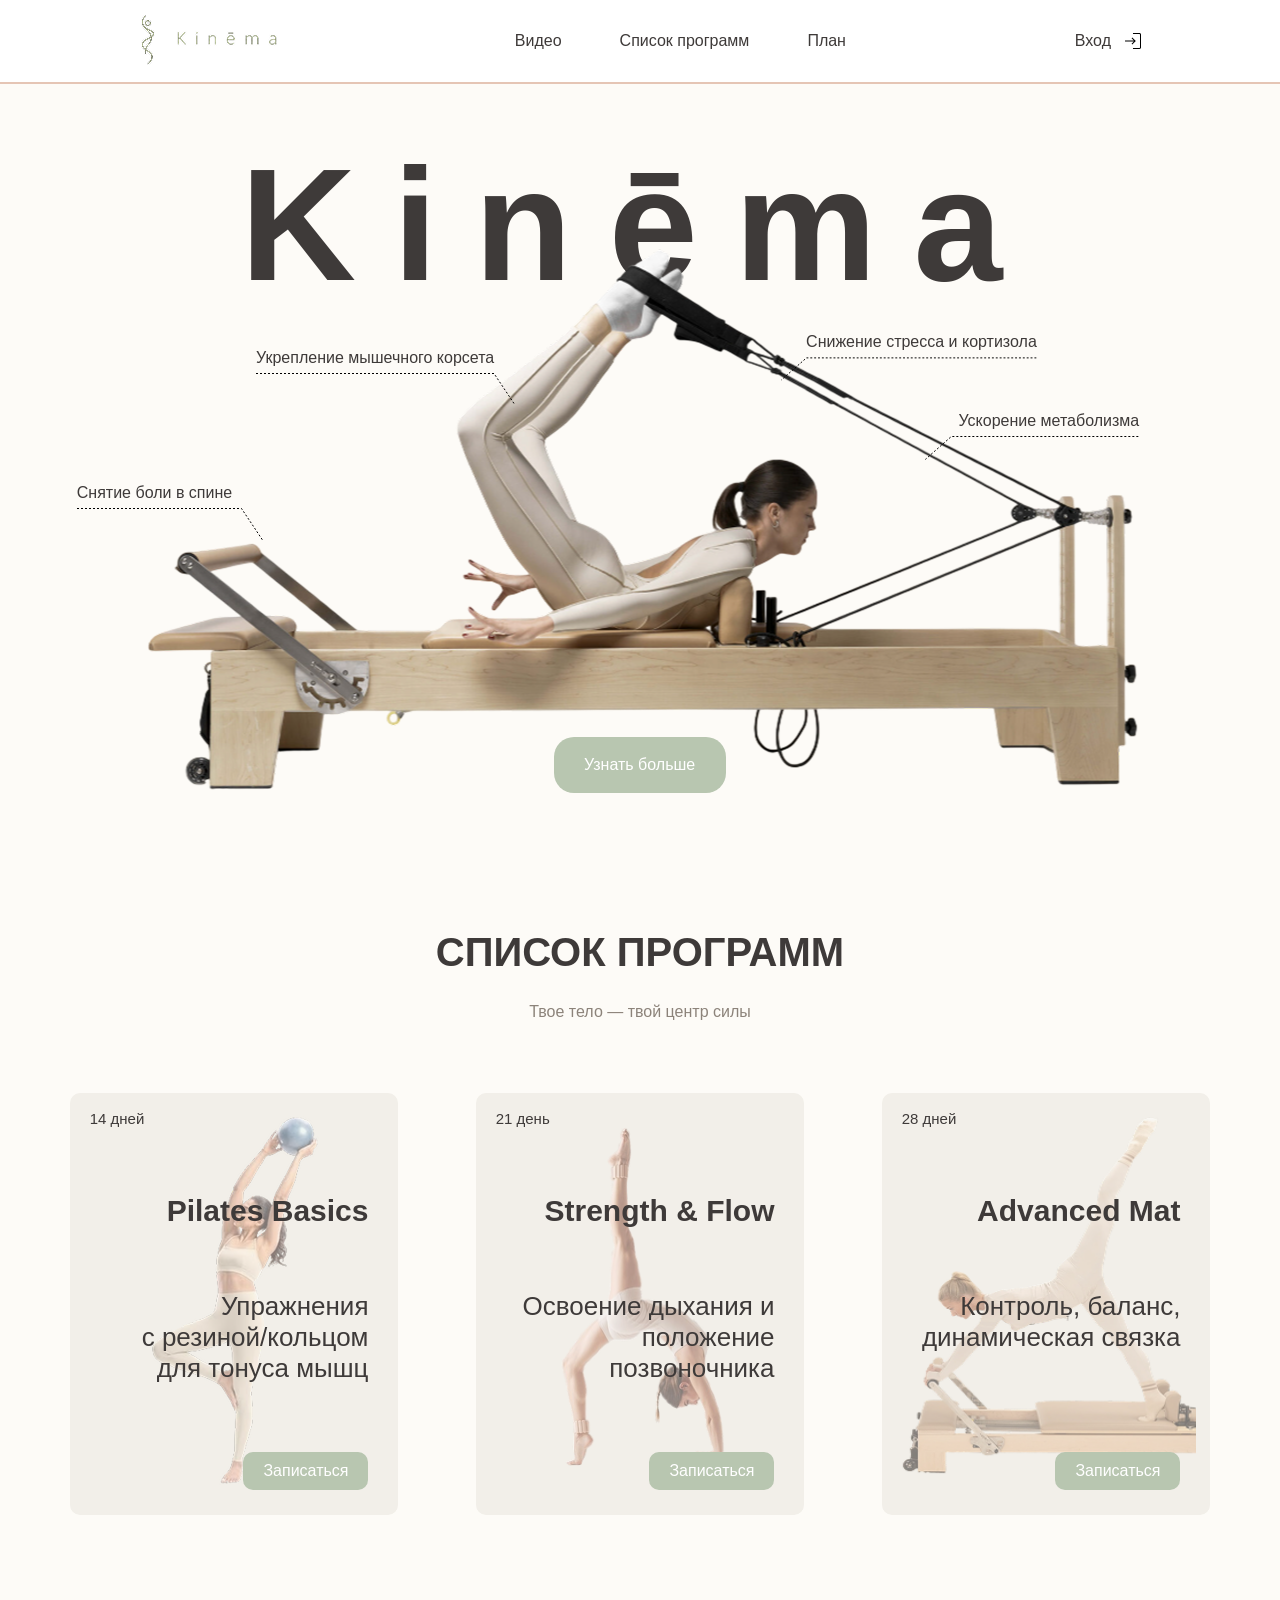
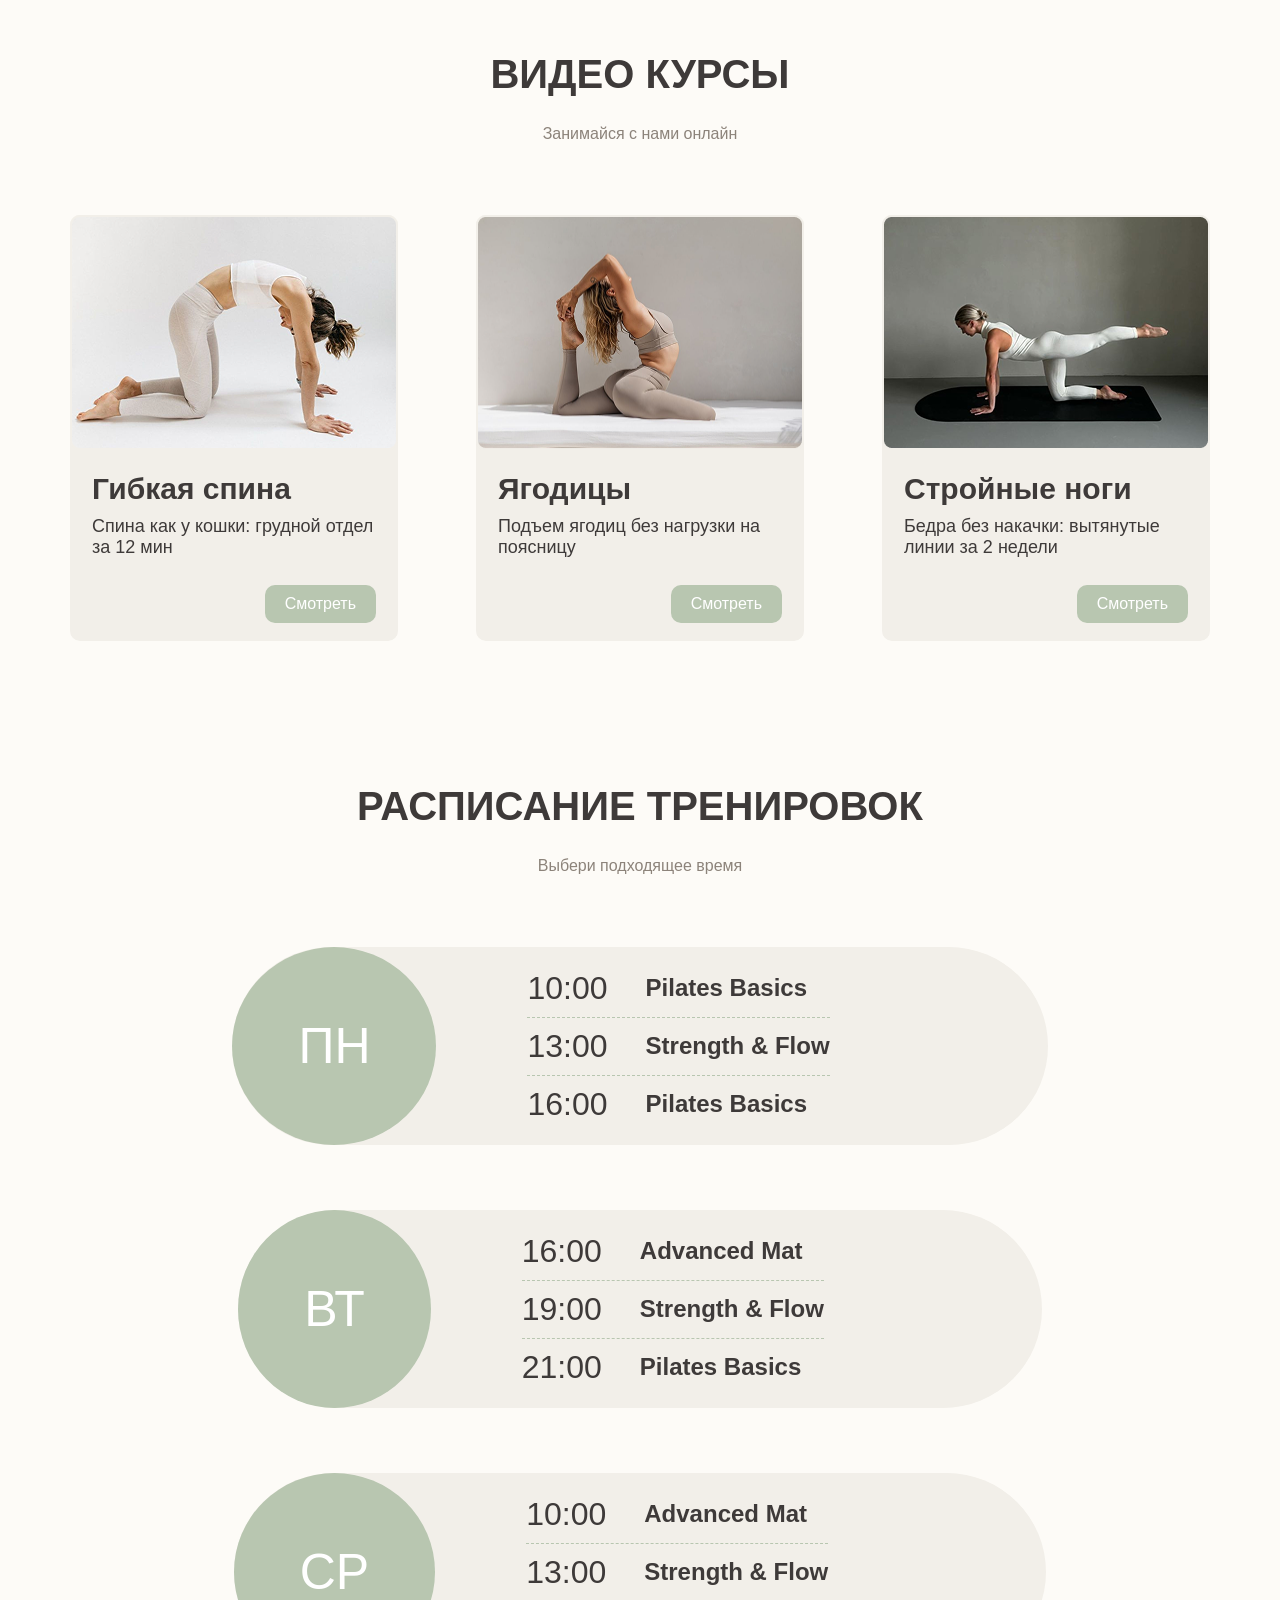
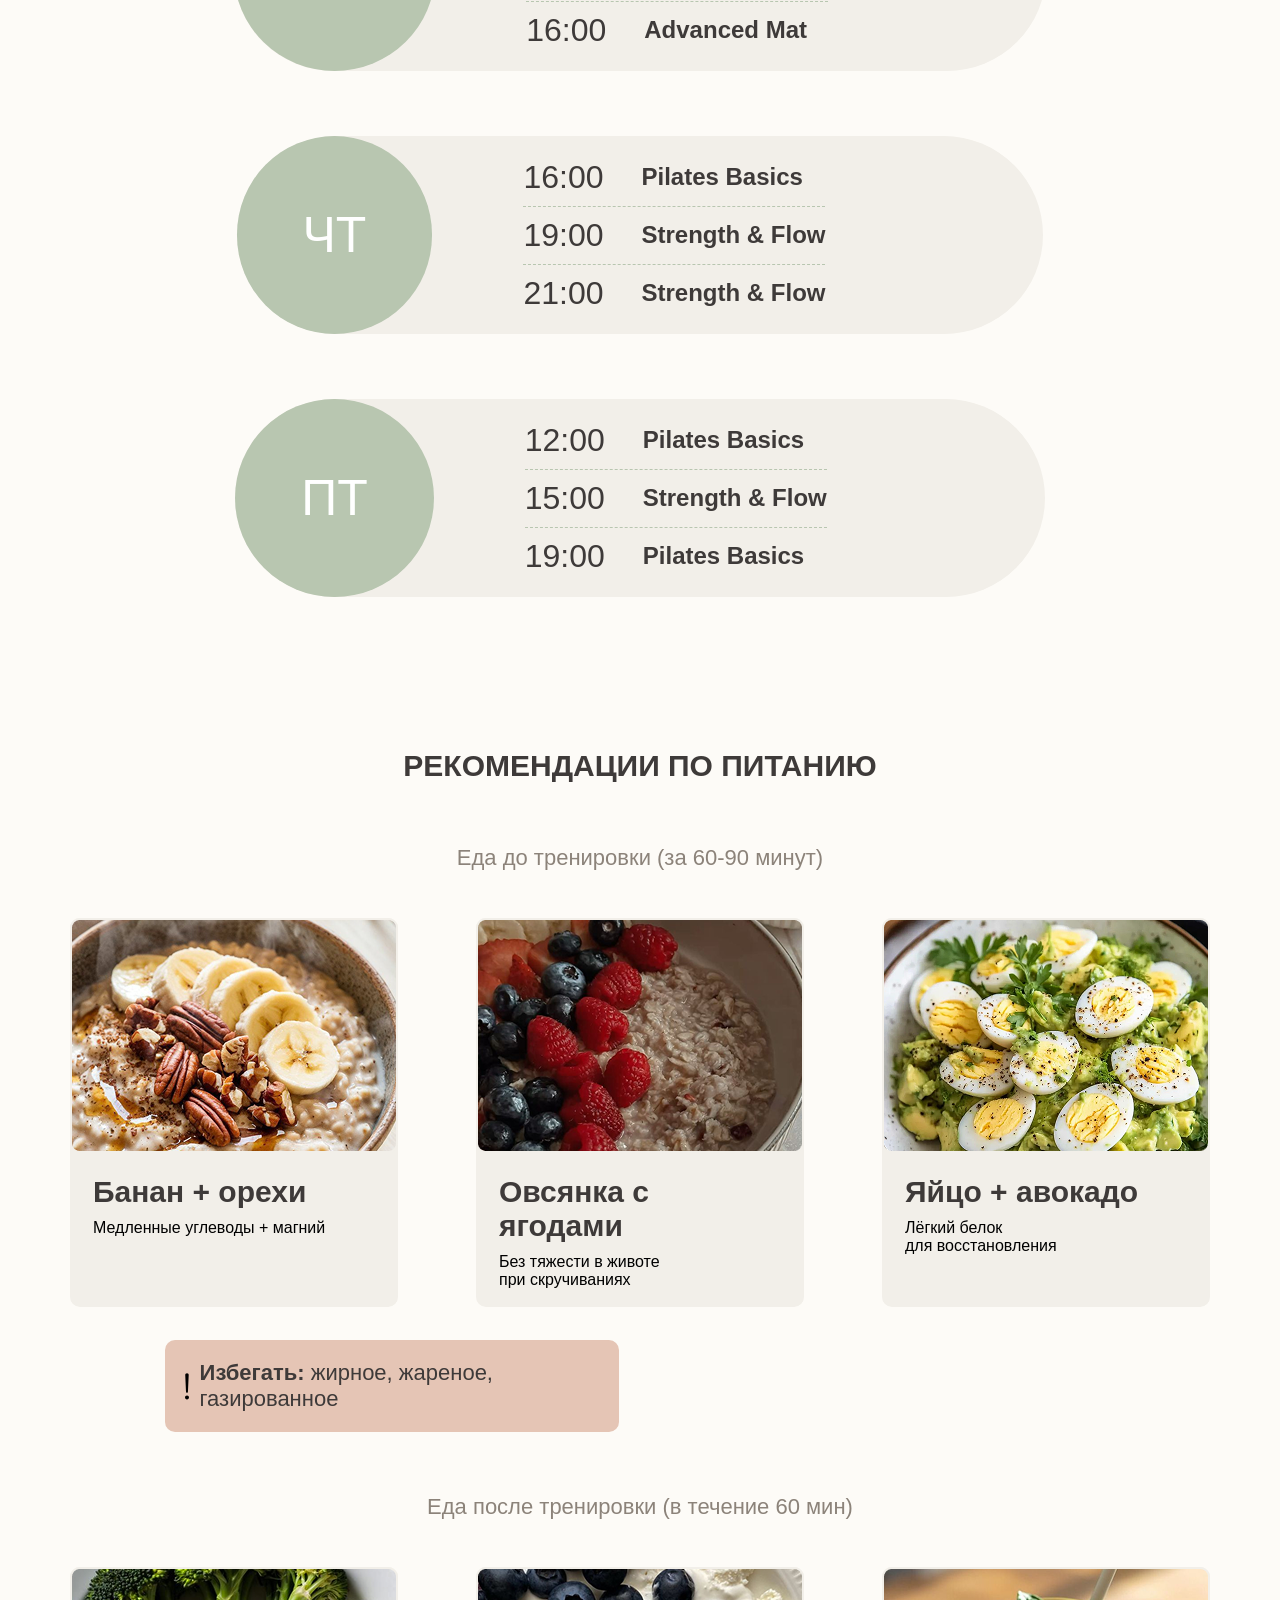
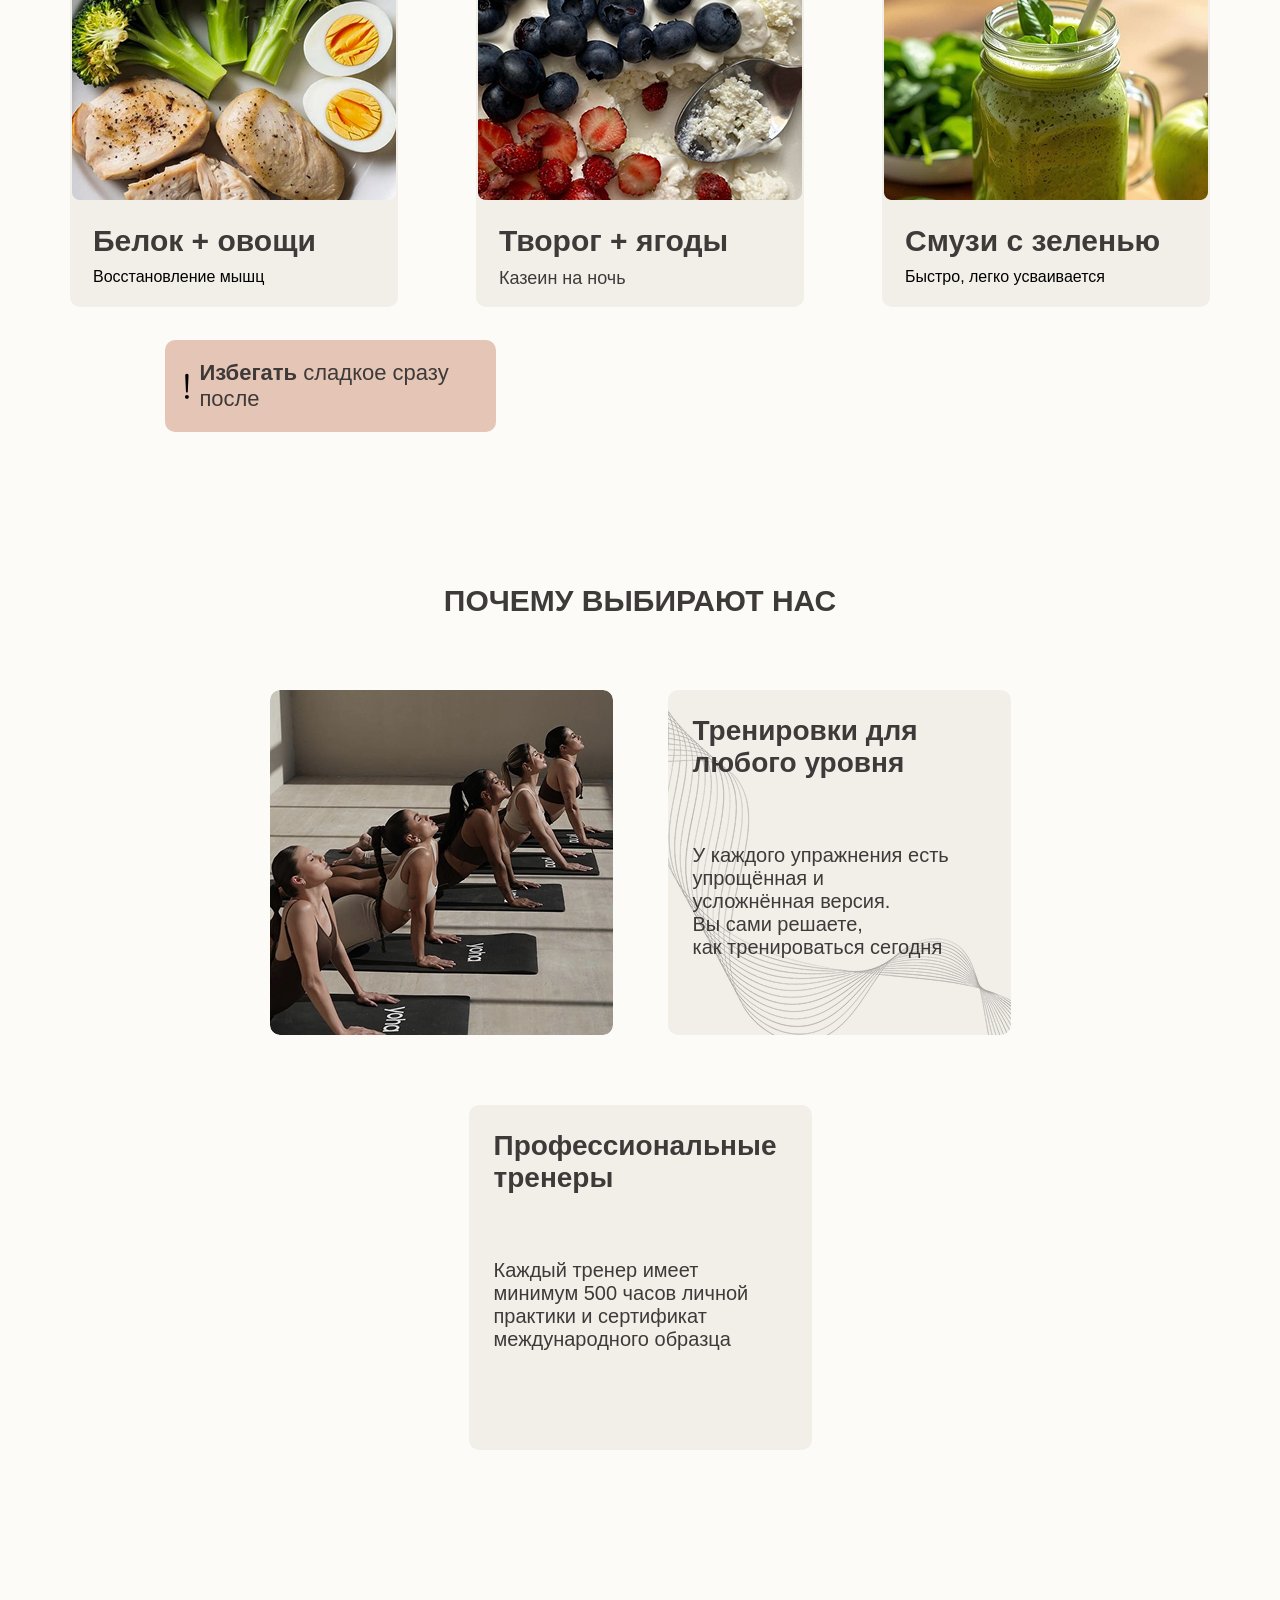
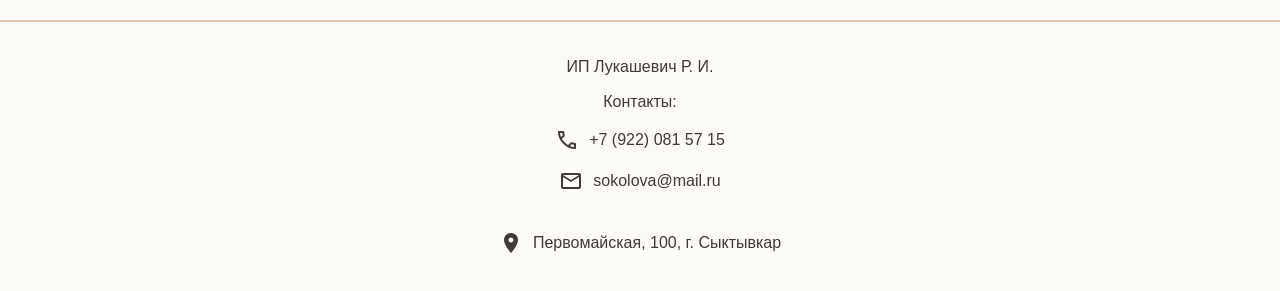
<file: index.html>
<!DOCTYPE html>
<html lang="en">

<head>
    <meta charset="UTF-8">
    <meta name="viewport" content="width=device-width, initial-scale=1.0">
    <title>Document</title>
    <link rel="stylesheet" href="css/style.css">
    <meta name="viewport" content="width=device-width, initial-scale=1.0">
</head>

<body>
    <header class="header">
        <div class="container">
            <div class="header__wrapper">
                <picture>
                    <img class="header__logo-big" src="images/header-logo.png" srcset="images/header-logo@2x.png 2x"
                        width="151" height="56" alt="логотип компании">
                    <img class="header__logo-mini" src="images/header-logo-mini.png"
                        srcset="images/header-logo-mini@2x.png 2x" width="24" height="56" alt="логотип компании">
                </picture>
                <nav class="header-nav">
                    <ul class="nav-list">
                        <li class="nav-list__item">
                            <a href="#video" class="nav-list__link">Видео</a>
                        </li>
                        <li class="nav-list__item">
                            <a href="#programms" class="nav-list__link">Список программ</a>
                        </li>
                        <li class="nav-list__item">
                            <a href="#shedule" class="nav-list__link">План</a>
                        </li>
                    </ul>
                </nav>
                <a href="sign-in.html" class="header-login__link">
                    Вход
                    <svg class="header__login-icon" width="24" height="24" aria-hidden="true">
                        <use xlink:href="images/sprite.svg#icon-login"></use>
                    </svg>
                </a>
            </div>
        </div>
    </header>
    <main>
        <section class="banner">
            <div class="container">
                <h1 class="banner__title">Kinēma</h1>
                <picture>
                    <img class="banner__img" src="images/image-banner.png" srcset="images/image-banner@2x.png 2x"
                        width="1037" height="554" alt="баннер компании">
                    <img class="banner__img-phone" src="images/image-banner-phone.png" srcset="images/image-banner-phone@2x.png 2x"
                        width="360" height="450" alt="баннер компании">
                </picture>
                <span class="banner__left-top">Укрепление мышечного корсета</span>
                <svg class="banner__top-left" width="260" height="33" aria-hidden="true">
                    <use xlink:href="images/sprite.svg#line-left-top"></use>
                </svg>
                <span class="banner__left-bottom">Снятие боли в спине</span>
                <svg class="banner__bottom-left" width="186" height="33" aria-hidden="true">
                    <use xlink:href="images/sprite.svg#line-left-bottom"></use>
                </svg>
                <span class="banner__right-top">Снижение стресса и кортизола</span>
                <svg class="banner__top-right" width="256" height="24" aria-hidden="true">
                    <use xlink:href="images/sprite.svg#line-right-top"></use>
                </svg>
                <span class="banner__right-bottom">Ускорение метаболизма</span>
                <svg class="banner__bottom-right" width="214" height="24" aria-hidden="true">
                    <use xlink:href="images/sprite.svg#line-right-bottom"></use>
                </svg>
                <a href="#programms" class="btn">Узнать больше</a>
            </div>
        </section>
        <section class="programms">
            <div class="container">
                <h2 class="programms__title" id="programms">Список программ</h2>
                <span class="programms__note">Твое тело — твой центр силы</span>
                <div class="programms__wrapper">
                    <div class="programms-card">
                        <picture>
                            <img class="programms-card__img" src="images/image-card-1.png"
                                srcset="images/image-card-1@2x.png 2x" width="300" height="390" alt="девушка с мячом">
                        </picture>
                        <span class="programms-card__days">14 дней</span>
                        <h3 class="programms-card__title">Pilates Basics</h3>
                        <span class="programms-card__text">Упражнения с&nbsp;резиной/кольцом для тонуса мышц</span>
                        <button class="btn btn--card">Записаться</button>
                    </div>
                    <div class="programms-card">
                        <picture>
                            <img class="programms-card__img" src="images/image-card-2.png"
                                srcset="images/image-card-2@2x.png 2x" width="300" height="390" alt="девушка в мостике">
                        </picture>
                        <span class="programms-card__days">21 день</span>
                        <h3 class="programms-card__title">Strength & Flow</h3>
                        <span class="programms-card__text">Освоение дыхания и положениe позвоночника</span>
                        <button class="btn btn--card">Записаться</button>
                    </div>
                    <div class="programms-card">
                        <picture>
                            <img class="programms-card__img" src="images/image-card-3.png"
                                srcset="images/image-card-3@2x.png 2x" width="300" height="390" alt="девушка на доске">
                        </picture>
                        <span class="programms-card__days">28 дней</span>
                        <h3 class="programms-card__title">Advanced Mat</h3>
                        <span class="programms-card__text">Контроль, баланс, динамическая связка</span>
                        <button class="btn btn--card">Записаться</button>
                    </div>
                </div>
            </div>
        </section>
        <section class="video">
            <div class="container">
                <h2 class="video__title" id="video">Видео курсы</h2>
                <span class="video__note">Занимайся с нами онлайн</span>
                <div class="video__wrapper">
                    <div class="video-card">
                        <picture>
                            <img class="video-card__img" src="images/image-video-1.png"
                                srcset="images/image-video-1@2x.png 2x" width="328" height="235"
                                alt="девушка в позе кошки">
                        </picture>
                        <div class="video-card__main">
                            <h3 class="video-card__title">Гибкая спина</h3>
                            <span class="video-card__text">Спина как у кошки: грудной отдел за 12 мин</span>
                            <button class="btn btn--video btn--card">Смотреть</button>
                        </div>
                    </div>
                    <div class="video-card">
                        <picture>
                            <img class="video-card__img" src="images/image-video-2.png"
                                srcset="images/image-video-2@2x.png 2x" width="328" height="235"
                                alt="девушка держит ногу">
                        </picture>
                        <div class="video-card__main">
                            <h3 class="video-card__title">Ягодицы</h3>
                            <span class="video-card__text">Подъем ягодиц без нагрузки на поясницу</span>
                            <button class="btn btn--video btn--card">Смотреть</button>
                        </div>
                    </div>
                    <div class="video-card">
                        <picture>
                            <img class="video-card__img" src="images/image-video-3.png"
                                srcset="images/image-video-3@2x.png 2x" width="328" height="235"
                                alt="девушка тянет ногу">
                        </picture>
                        <div class="video-card__main">
                            <h3 class="video-card__title">Стройные ноги</h3>
                            <span class="video-card__text">Бедра без накачки: вытянутые линии за 2 недели</span>
                            <button class="btn btn--video btn--card">Смотреть</button>
                        </div>
                    </div>
                </div>
            </div>
        </section>
        <section class="shedule">
            <div class="container">
                <h2 class="shedule__title" id="shedule">Расписание тренировок</h2>
                <span class="shedule__note">Выбери подходящее время</span>
                <div class="shedule-main">
                    <div class="shedule__wrapper">
                        <span class="shedule__day">ПН</span>
                        <div class="shedule-lessons">
                            <div class="shedule-inner">
                                <span class="shedule-inner__time">10:00</span>
                                <span class="shedule-inner__text">Pilates Basics</span>
                            </div>
                            <div class="shedule-inner">
                                <span class="shedule-inner__time">13:00</span>
                                <span class="shedule-inner__text">Strength & Flow</span>
                            </div>
                            <div class="shedule-inner shedule-inner--noborder">
                                <span class="shedule-inner__time">16:00</span>
                                <span class="shedule-inner__text">Pilates Basics</span>
                            </div>
                        </div>
                    </div>
                    <div class="shedule__wrapper">
                        <span class="shedule__day">ВТ</span>
                        <div class="shedule-lessons">
                            <div class="shedule-inner">
                                <span class="shedule-inner__time">16:00</span>
                                <span class="shedule-inner__text">Advanced Mat</span>
                            </div>
                            <div class="shedule-inner">
                                <span class="shedule-inner__time">19:00</span>
                                <span class="shedule-inner__text">Strength & Flow</span>
                            </div>
                            <div class="shedule-inner shedule-inner--noborder">
                                <span class="shedule-inner__time">21:00</span>
                                <span class="shedule-inner__text">Pilates Basics</span>
                            </div>
                        </div>
                    </div>
                    <div class="shedule__wrapper">
                        <span class="shedule__day">СР</span>
                        <div class="shedule-lessons">
                            <div class="shedule-inner">
                                <span class="shedule-inner__time">10:00</span>
                                <span class="shedule-inner__text">Advanced Mat</span>
                            </div>
                            <div class="shedule-inner">
                                <span class="shedule-inner__time">13:00</span>
                                <span class="shedule-inner__text">Strength & Flow</span>
                            </div>
                            <div class="shedule-inner shedule-inner--noborder">
                                <span class="shedule-inner__time">16:00</span>
                                <span class="shedule-inner__text">Advanced Mat</span>
                            </div>
                        </div>
                    </div>
                    <div class="shedule__wrapper">
                        <span class="shedule__day">ЧТ</span>
                        <div class="shedule-lessons">
                            <div class="shedule-inner">
                                <span class="shedule-inner__time">16:00</span>
                                <span class="shedule-inner__text">Pilates Basics</span>
                            </div>
                            <div class="shedule-inner">
                                <span class="shedule-inner__time">19:00</span>
                                <span class="shedule-inner__text">Strength & Flow</span>
                            </div>
                            <div class="shedule-inner shedule-inner--noborder">
                                <span class="shedule-inner__time">21:00</span>
                                <span class="shedule-inner__text">Strength & Flow</span>
                            </div>
                        </div>
                    </div>
                    <div class="shedule__wrapper">
                        <span class="shedule__day">ПТ</span>
                        <div class="shedule-lessons">
                            <div class="shedule-inner">
                                <span class="shedule-inner__time">12:00</span>
                                <span class="shedule-inner__text">Pilates Basics</span>
                            </div>
                            <div class="shedule-inner">
                                <span class="shedule-inner__time">15:00</span>
                                <span class="shedule-inner__text">Strength & Flow</span>
                            </div>
                            <div class="shedule-inner shedule-inner--noborder">
                                <span class="shedule-inner__time">19:00</span>
                                <span class="shedule-inner__text">Pilates Basics</span>
                            </div>
                        </div>
                    </div>
                </div>
            </div>
        </section>
        <section class="recomendations">
            <div class="container">
                <h2 class="recomendations__title">Рекомендации по питанию</h2>
                <h3 class="recomendations__note">Еда до тренировки (за 60-90 минут)</h3>
                <div class="recomendations__wrapper">
                    <div class="recomendations-card">
                        <picture>
                            <img class="recomendations-card__img" src="images/image-food-1.png"
                                srcset="images/image-food-1@2x.png 2x" width="328" height="235" alt="тарелка с бананми">
                        </picture>
                        <div class="recomendations-card__main">
                            <h3 class="recomendations-card__title">Банан + орехи</h3>
                            <span class="text">Медленные углеводы + магний</span>
                        </div>
                    </div>
                    <div class="recomendations-card">
                        <picture>
                            <img class="recomendations-card__img" src="images/image-food-2.png"
                                srcset="images/image-food-2@2x.png 2x" width="328" height="235"
                                alt="тарелка с овсянкой">
                        </picture>
                        <div class="recomendations-card__main">
                            <h3 class="recomendations-card__title">Овсянка с ягодами</h3>
                            <span class="text">Без тяжести в животе <br>при скручиваниях</span>
                        </div>
                    </div>
                    <div class="recomendations-card">
                        <picture>
                            <img class="recomendations-card__img" src="images/image-food-3.png"
                                srcset="images/image-food-3@2x.png 2x" width="328" height="235" alt="тарелка с яйцом">
                        </picture>
                        <div class="recomendations-card__main">
                            <h3 class="recomendations-card__title">Яйцо + авокадо</h3>
                            <span class="text">Лёгкий белок <br>для восстановления</span>
                        </div>
                    </div>
                </div>
                <div class="avoid">
                    <svg class="avoid__icon" width="5" height="29" aria-hidden="true">
                        <use xlink:href="images/sprite.svg#icon-avoid"></use>
                    </svg>
                    <p class="avoid__text"><b>Избегать:</b> жирное, жареное, газированное</p>
                </div>
                <h3 class="recomendations__note recomendations__note--after">Еда после тренировки (в течение 60 мин)
                </h3>
                <div class="recomendations__wrapper">
                    <div class="recomendations-card">
                        <picture>
                            <img class="recomendations-card__img" src="images/image-food-4.png"
                                srcset="images/image-food4@2x.png 2x" width="328" height="235" alt="тарелка с овощами">
                        </picture>
                        <div class="recomendations-card__main">
                            <h3 class="recomendations-card__title">Белок + овощи</h3>
                            <span class="text">Восстановление мышц</span>
                        </div>
                    </div>
                    <div class="recomendations-card">
                        <picture>
                            <img class="recomendations-card__img" src="images/image-food-5.png"
                                srcset="images/image-food-5@2x.png 2x" width="328" height="235"
                                alt="тарелка с творогом">
                        </picture>
                        <div class="recomendations-card__main">
                            <h3 class="recomendations-card__title">Творог + ягоды</h3>
                            <span class="recomendations-card__text">Казеин на ночь</span>
                        </div>
                    </div>
                    <div class="recomendations-card">
                        <picture>
                            <img class="recomendations-card__img" src="images/image-food-6.png"
                                srcset="images/image-food-6@2x.png 2x" width="328" height="235" alt="тарелка с зеленью">
                        </picture>
                        <div class="recomendations-card__main">
                            <h3 class="recomendations-card__title">Смузи с зеленью</h3>
                            <span class="text">Быстро, легко усваивается</span>
                        </div>
                    </div>
                </div>
                <div class="avoid avoid--mini">
                    <svg class="avoid__icon" width="5" height="29" aria-hidden="true">
                        <use xlink:href="images/sprite.svg#icon-avoid"></use>
                    </svg>
                    <p class="avoid__text"><b>Избегать</b> сладкое сразу после</p>
                </div>
            </div>
        </section>
        <section class="whypick">
            <div class="container">
                <h2 class="whypick__title">Почему выбирают нас</h2>
                <div class="whypick__wrapper">
                    <picture>
                        <img class="whypick__img" src="images/whypick-1.png" srcset="images/whypick-1@2x.png 2x"
                            width="343" height="345" alt="тарелка с творогом">
                    </picture>
                    <div class="whypick-card whypick-card--uzor">
                        <picture>
                            <img class="whypick-card-yzor__img" src="images/image-yzor1.png"
                                srcset="images/image-uzor1@2x.png 2x" alt="узор">
                        </picture>
                        <!-- <div class="whypick-card__main"> -->
                        <h3 class="whypick-card__title">Тренировки для любого уровня</h3>
                        <span class="whypick-card__text">У каждого упражнения есть <br>упрощённая и <br>усложнённая
                            версия. <br>Вы сами решаете, <br>как тренироваться сегодня</span>
                        <!-- </div> -->
                    </div>
                    <div class="whypick-card">
                        <div class="whypick-card__main">
                            <h3 class="whypick-card__title">Профессиональные тренеры</h3>
                            <span class="whypick-card__text">Каждый тренер имеет минимум 500 часов личной
                                практики и сертификат международного образца</span>
                        </div>
                    </div>
                </div>
            </div>
        </section>
        <footer class="footer">
            <div class="container">
                <div class="footer__wrapper">
                    <span class="footer__ip">ИП Лукашевич Р. И.</span>
                    <span class="footer__text">Контакты:</span>
                    <div class="footer-contacts">
                        <svg width="24" height="24" aria-hidden="true">
                            <use xlink:href="images/sprite.svg#icon-phone"></use>
                        </svg>
                        <a href="tel:+79220815715" class="footer-contacts__link">+7 (922) 081 57 15</a>
                    </div>
                    <div class="footer-contacts">
                        <svg width="24" height="24" aria-hidden="true">
                            <use xlink:href="images/sprite.svg#icon-email"></use>
                        </svg>
                        <a href="mailto:sokolova@mail.ru" class="footer-contacts__link">sokolova@mail.ru</a>
                    </div>
                </div>
                <div class="footer-location">
                    <svg width="24" height="24" aria-hidden="true">
                        <use xlink:href="images/sprite.svg#icon-location"></use>
                    </svg>
                    <span class="footer-location__text">Первомайская, 100, г. Сыктывкар</span>
                </div>
            </div>
        </footer>
    </main>
</body>

</html>
</file>
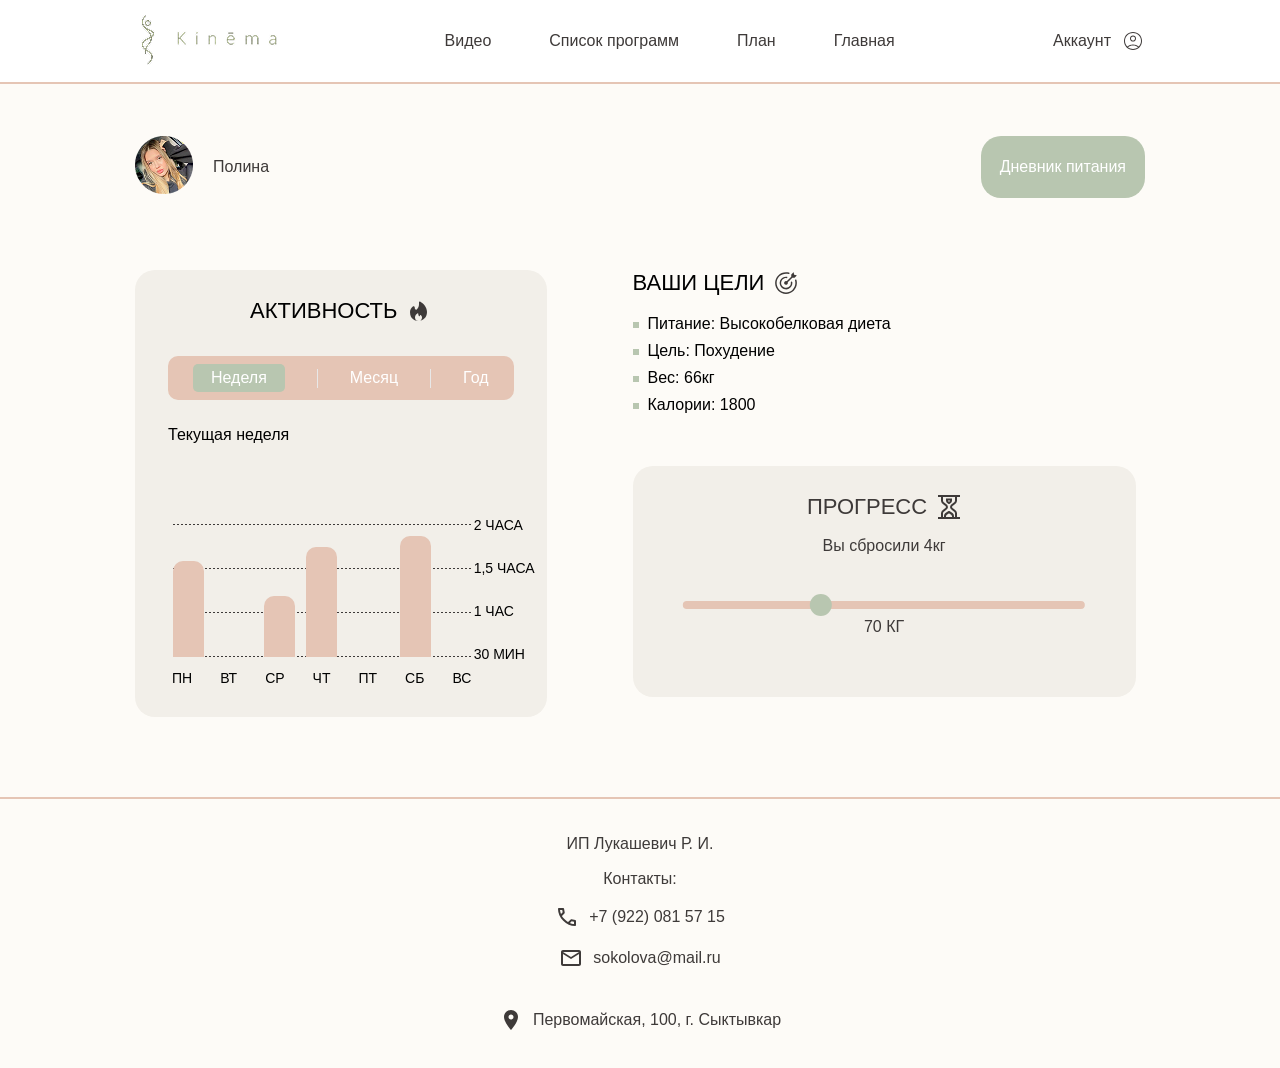
<file: account.html>
<!DOCTYPE html>
<html lang="en">

<head>
    <meta charset="UTF-8">
    <meta name="viewport" content="width=device-width, initial-scale=1.0">
    <title>Document</title>
    <link rel="stylesheet" href="css/style.css">
</head>

<body>
    <header class="header">
        <div class="container">
            <div class="header__wrapper">
                <picture>
                    <img class="header__logo-big" src="images/header-logo.png" srcset="images/header-logo@2x.png 2x"
                        width="151" height="56" alt="логотип компании">
                    <img class="header__logo-mini" src="images/header-logo-mini.png"
                        srcset="images/header-logo-mini@2x.png 2x" width="24" height="56" alt="логотип компании">
                </picture>
                <nav class="header-nav">
                    <ul class="nav-list">
                        <li class="nav-list__item">
                            <a href="#video" class="nav-list__link">Видео</a>
                        </li>
                        <li class="nav-list__item">
                            <a href="#programms" class="nav-list__link">Список программ</a>
                        </li>
                        <li class="nav-list__item">
                            <a href="#shedule" class="nav-list__link">План</a>
                        </li>
                        <li class="nav-list__item">
                            <a href="index.html" class="nav-list__link">Главная</a>
                        </li>
                    </ul>
                </nav>
                <a href="#" class="header-login__link">
                    Аккаунт
                    <svg class="header__login-icon" width="24" height="24" aria-hidden="true">
                        <use xlink:href="images/sprite.svg#icon-account"></use>
                    </svg>
                </a>
            </div>
        </div>
    </header>
    <main>
        <section class="account-main">
            <div class="container">
                <div class="account-main__wrapper">
                    <div class="account-main__acc">
                        <picture>
                            <img class="account-main__img" src="images/image-polina.png"
                                srcset="images/image-polina@2x.png 2x" width="58" height="58" alt="картинка девушки">
                        </picture>
                        <span class="account-main__name">Полина</span>
                    </div>
                    <a href="diary.html" class="btn btn--food">Дневник питания</a>
                </div>
            </div>
        </section>
        <section class="activities">
            <div class="container">
                <div class="activities__wrapper">
                    <div class="activity">
                        <div class="activity-name">
                            <h3 class="activity-name__title">Активность</h2>
                                <svg class="header__login-icon" width="24" height="24" aria-hidden="true">
                                    <use xlink:href="images/sprite.svg#icon-activity"></use>
                                </svg>
                        </div>
                        <div class="activity-time">
                            <span class="activity-time__text is-active">Неделя</span>
                            <span class="activity-time__text middle">Месяц</span>
                            <span class="activity-time__text">Год</span>
                        </div>
                        <h3 class="activity__title">Текущая неделя</h3>
                        <div class="activity-days">
                            <span class="activity-days__name">ПН</span>
                            <span class="activity-days__name">ВТ</span>
                            <span class="activity-days__name">СР</span>
                            <span class="activity-days__name">ЧТ</span>
                            <span class="activity-days__name">ПТ</span>
                            <span class="activity-days__name">СБ</span>
                            <span class="activity-days__name">ВС</span>
                        </div>
                        <div class="activity-hours">
                            <span class="activity-hours__num">30 мин</span>
                            <span class="activity-hours__num">1 час</span>
                            <span class="activity-hours__num">1,5 часа</span>
                            <span class="activity-hours__num">2 часа</span>
                        </div>
                        <div class="activity-lines">
                            <svg class="activity-lines__icon" width="300" height="1" aria-hidden="true">
                                <use xlink:href="images/sprite.svg#icon-line-activity"></use>
                            </svg>
                            <svg class="activity-lines__icon" width="300" height="1" aria-hidden="true">
                                <use xlink:href="images/sprite.svg#icon-line-activity"></use>
                            </svg>
                            <svg class="activity-lines__icon" width="300" height="1" aria-hidden="true">
                                <use xlink:href="images/sprite.svg#icon-line-activity"></use>
                            </svg>
                            <svg class="activity-lines__icon" width="300" height="1" aria-hidden="true">
                                <use xlink:href="images/sprite.svg#icon-line-activity"></use>
                            </svg>
                        </div>
                        <div class="activity-decor decor-1"></div>
                        <div class="activity-decor decor-2"></div>
                        <div class="activity-decor decor-3"></div>
                        <div class="activity-decor decor-4"></div>
                    </div>
                    <div class="goal-and-progress">
                        <div class="goals">
                            <div class="goals-name">
                                <h3 class="goals-name__title">ваши цели</h3>
                                <svg width="24" height="24" aria-hidden="true">
                                    <use xlink:href="images/sprite.svg#icon-goal"></use>
                                </svg>
                            </div>
                            <ul class="goals-list">
                                <li class="goals-list__item">Питание: Высокобелковая диета</li>
                                <li class="goals-list__item">Цель: Похудение</li>
                                <li class="goals-list__item">Вес: 66кг</li>
                                <li class="goals-list__item">Калории: 1800</li>
                            </ul>
                        </div>
                        <div class="progress">
                            <div class="progress-name">
                                <h3 class="progress-name__title">прогресс</h3>
                                <svg width="24" height="24" aria-hidden="true">
                                    <use xlink:href="images/sprite.svg#icon-progress"></use>
                                </svg>
                            </div>
                            <span class="progress__note">Вы сбросили 4кг</span>
                            <div class="progress__line"></div>
                            <span class="progress__kg">70 КГ</span>
                        </div>
                    </div>
                </div>
            </div>
        </section>
        <footer class="footer">
            <div class="container">
                <div class="footer__wrapper">
                    <span class="footer__ip">ИП Лукашевич Р. И.</span>
                    <span class="footer__text">Контакты:</span>
                    <div class="footer-contacts">
                        <svg width="24" height="24" aria-hidden="true">
                            <use xlink:href="images/sprite.svg#icon-phone"></use>
                        </svg>
                        <a href="tel:+79220815715" class="footer-contacts__link">+7 (922) 081 57 15</a>
                    </div>
                    <div class="footer-contacts">
                        <svg width="24" height="24" aria-hidden="true">
                            <use xlink:href="images/sprite.svg#icon-email"></use>
                        </svg>
                        <a href="mailto:sokolova@mail.ru" class="footer-contacts__link">sokolova@mail.ru</a>
                    </div>
                </div>
                <div class="footer-location">
                    <svg width="24" height="24" aria-hidden="true">
                        <use xlink:href="images/sprite.svg#icon-location"></use>
                    </svg>
                    <span class="footer-location__text">Первомайская, 100, г. Сыктывкар</span>
                </div>
            </div>
        </footer>
    </main>
</body>

</html>
</file>
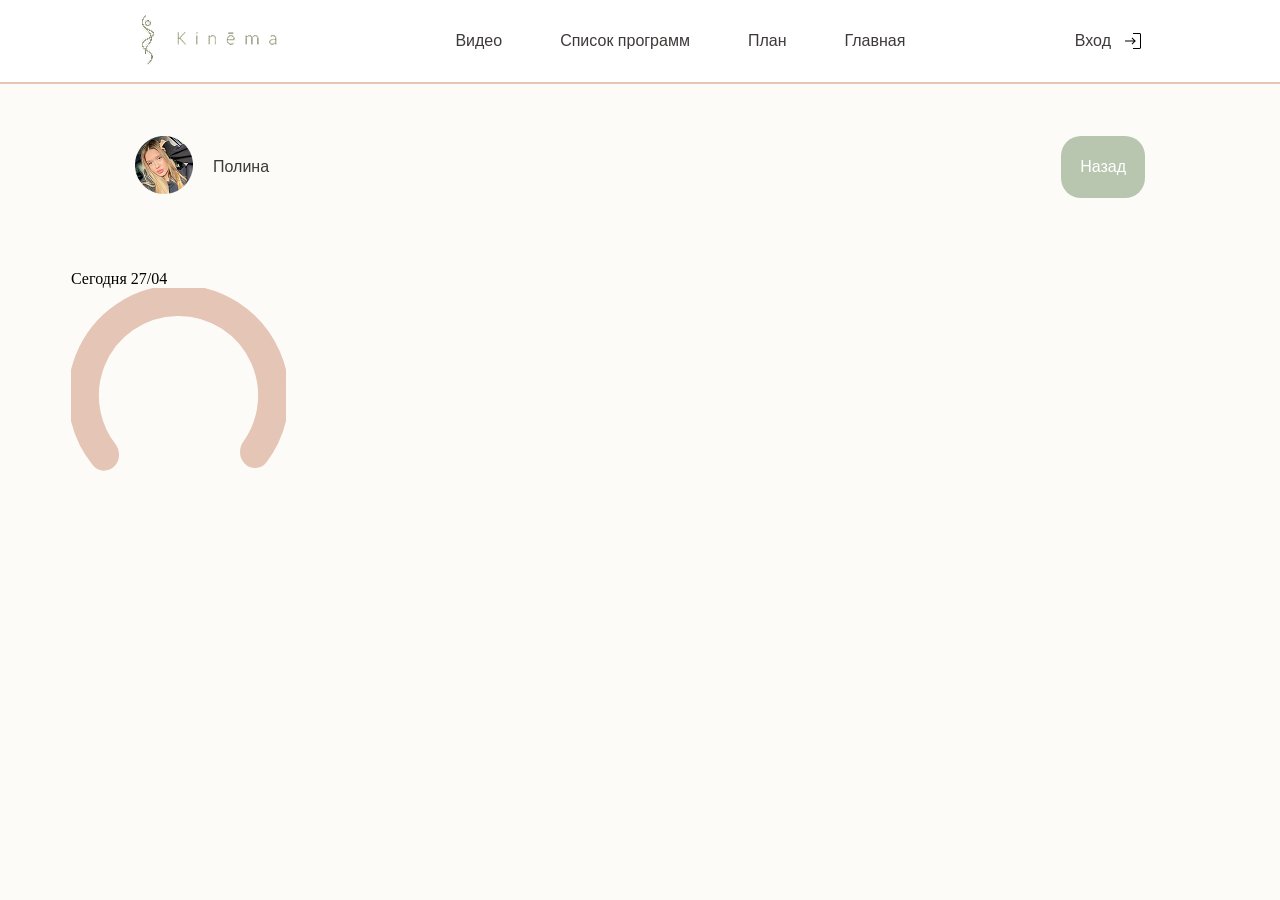
<file: diary.html>
<!DOCTYPE html>
<html lang="en">

<head>
    <meta charset="UTF-8">
    <meta name="viewport" content="width=device-width, initial-scale=1.0">
    <link rel="stylesheet" href="css/style.css">
    <title>Diary</title>
</head>

<body>
    <header class="header">
        <div class="container">
            <div class="header__wrapper">
                <picture>
                    <img src="images/header-logo.png" srcset="images/header-logo@2x.png 2x" width="151" height="56"
                        alt="логотип компании">
                </picture>
                <nav class="header-nav">
                    <ul class="nav-list">
                        <li class="nav-list__item">
                            <a href="#video" class="nav-list__link">Видео</a>
                        </li>
                        <li class="nav-list__item">
                            <a href="#programms" class="nav-list__link">Список программ</a>
                        </li>
                        <li class="nav-list__item">
                            <a href="#shedule" class="nav-list__link">План</a>
                        </li>
                        <li class="nav-list__item">
                            <a href="main.html" class="nav-list__link">Главная</a>
                        </li>
                    </ul>
                </nav>
                <a href="#" class="header-login__link">
                    Вход
                    <svg class="header__login-icon" width="24" height="24" aria-hidden="true">
                        <use xlink:href="images/sprite.svg#icon-login"></use>
                    </svg>
                </a>
            </div>
        </div>
    </header>
    <main>
        <section class="account-main">
            <div class="container">
                <div class="account-main__wrapper">
                    <div class="account-main__acc">
                        <picture>
                            <img class="account-main__img" src="images/image-polina.png"
                                srcset="images/image-polina@2x.png 2x" width="58" height="58" alt="картинка девушки">
                        </picture>
                        <span class="account-main__name">Полина</span>
                    </div>
                    <a href="account.html" class="btn btn--food">Назад</a>
                </div>
            </div>
        </section>
        <section class="food-diary">
            <div class="container">
                <div class="food-diary__week">
                    <span class="food-diary__day">Сегодня</span>
                    <span class="food-diary__month">27/04</span>
                </div>
                <svg class="header__login-icon" width="215" height="215" aria-hidden="true">
                    <use xlink:href="images/sprite.svg#icon-circle"></use>
                </svg>
            </div>
        </section>
    </main>
</body>

</html>
</file>
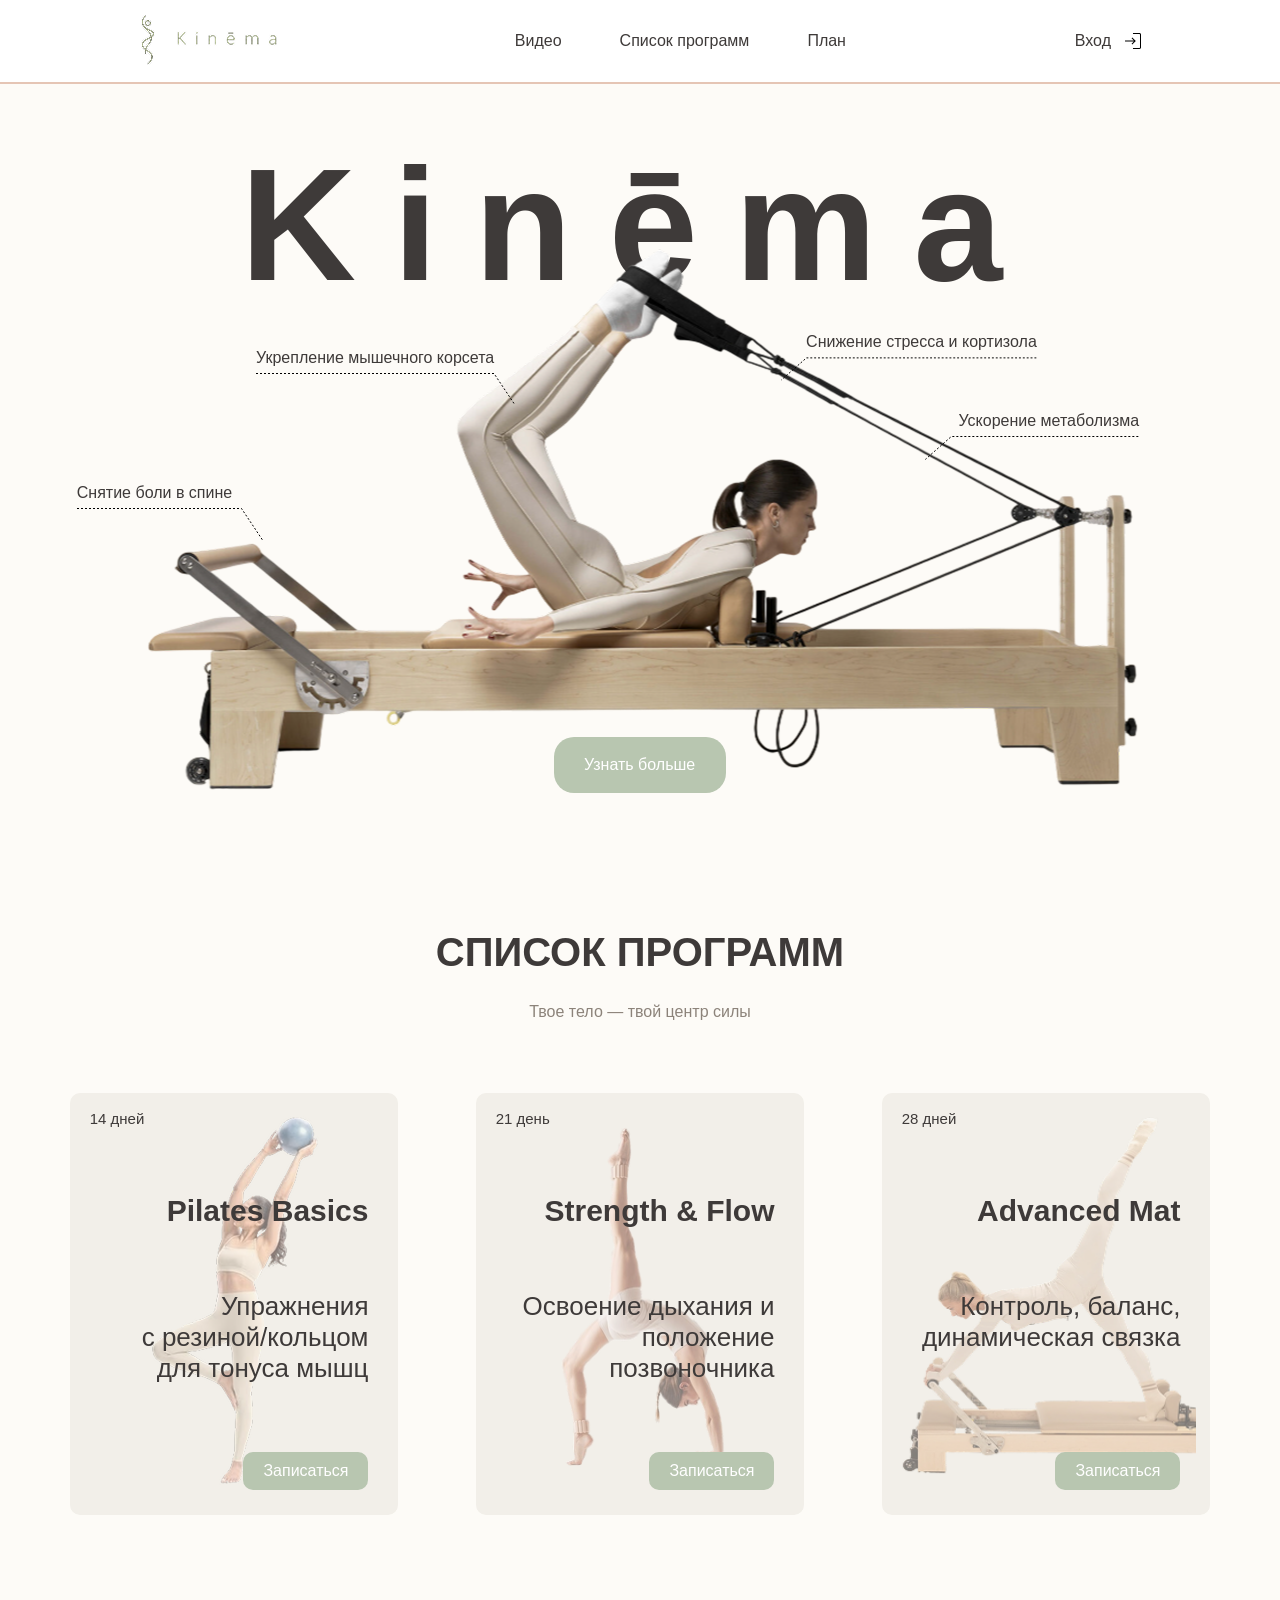
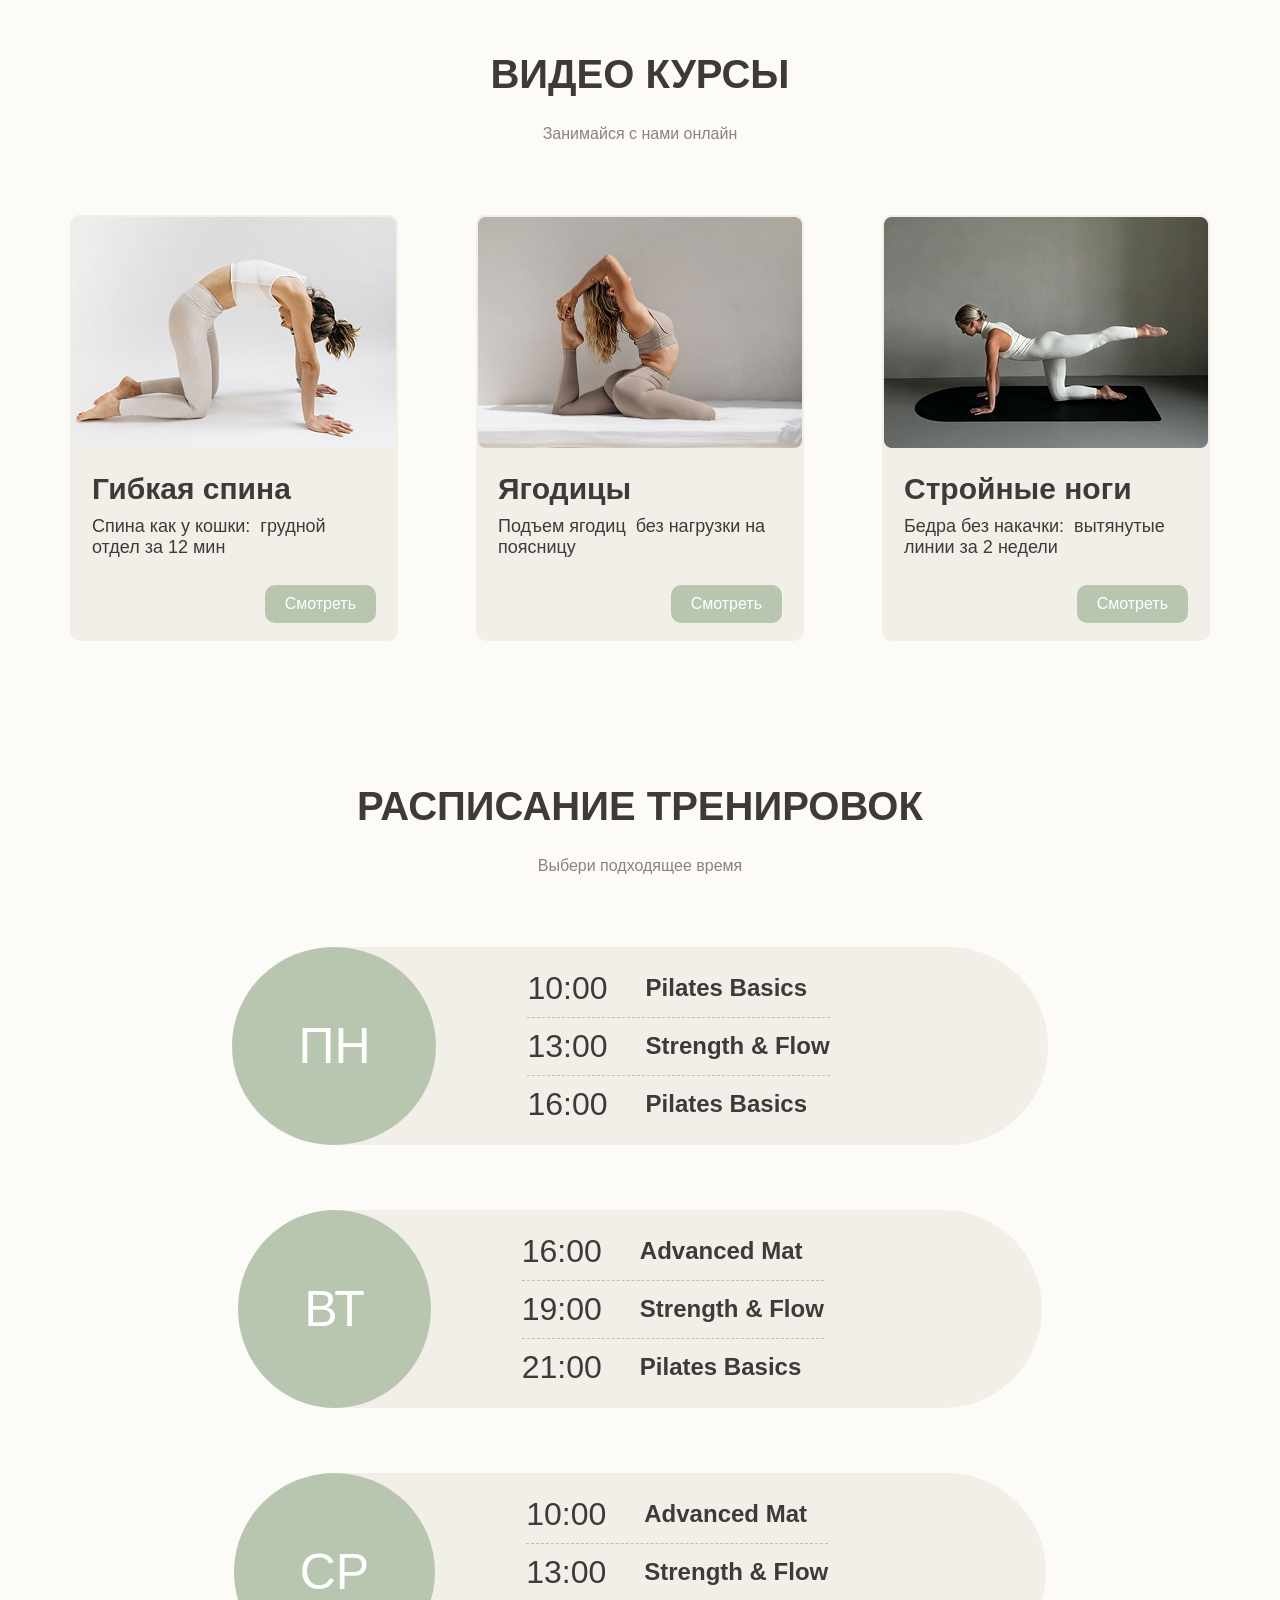
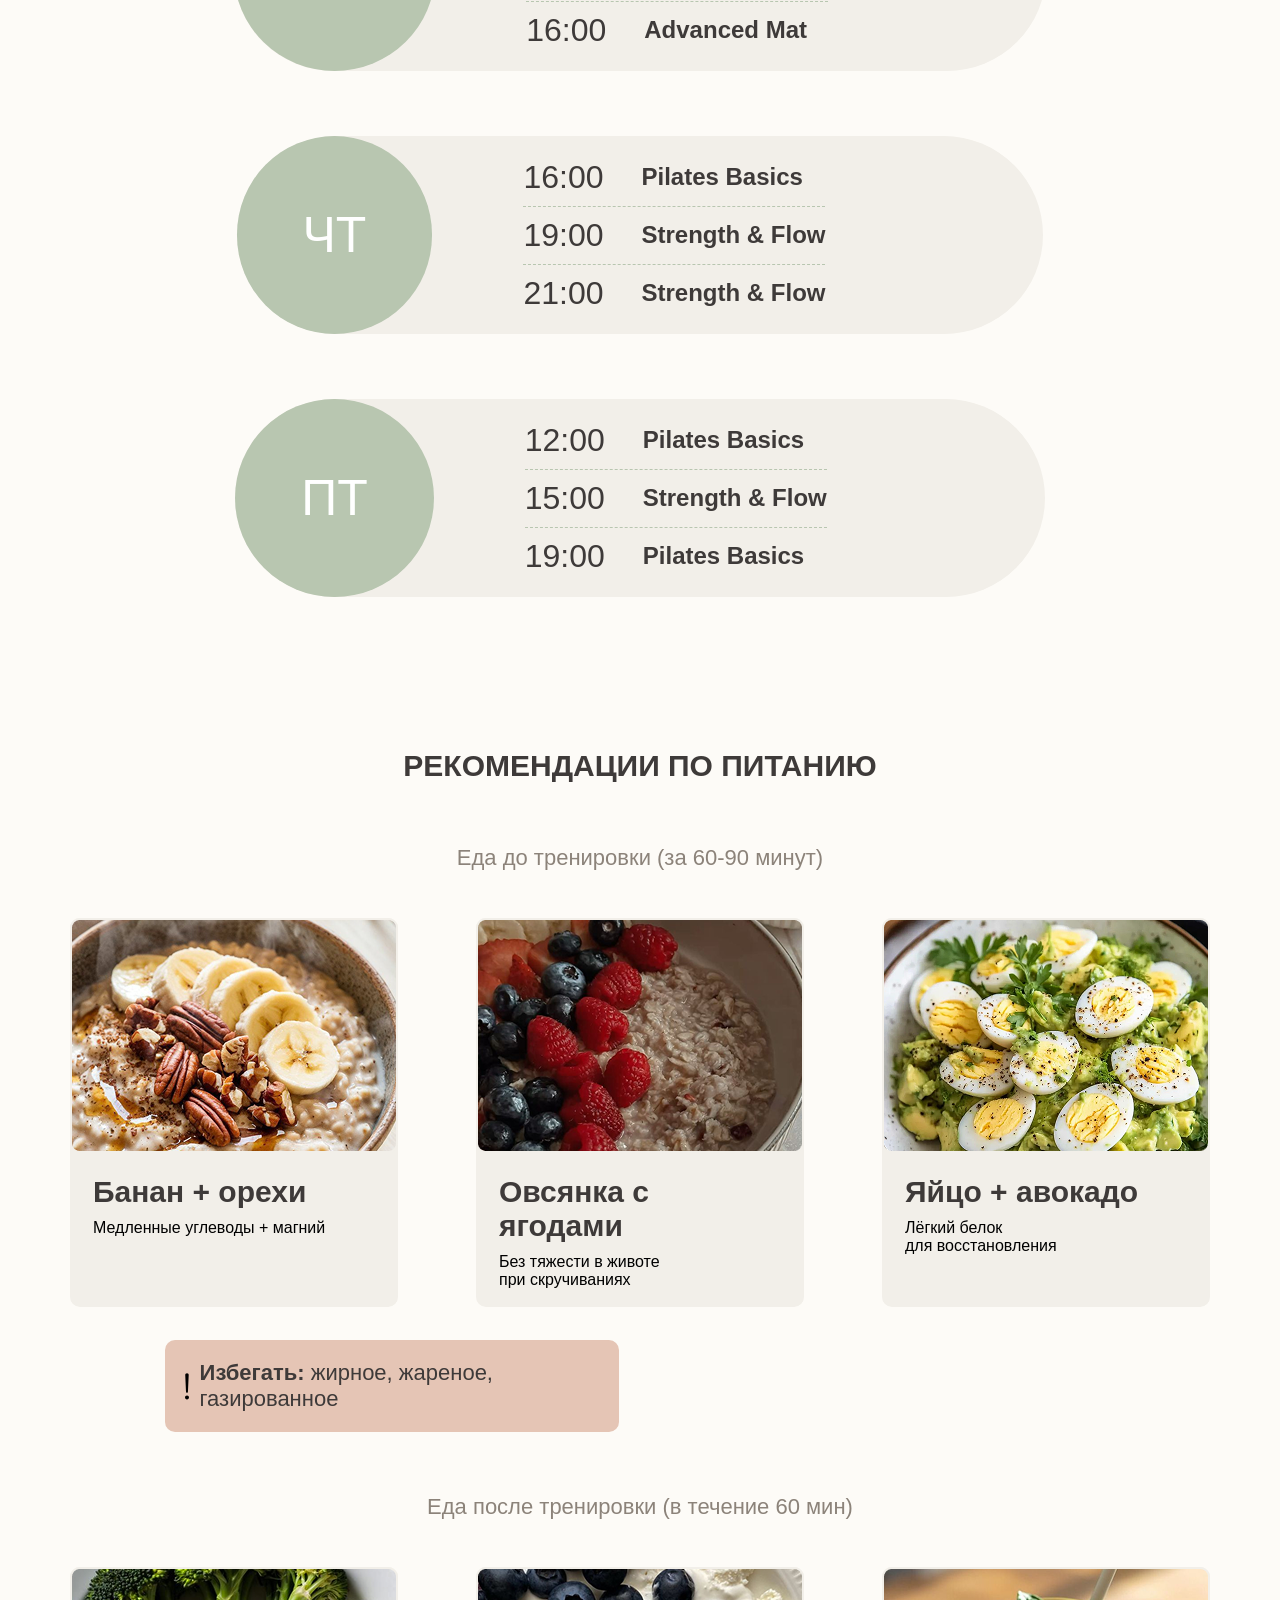
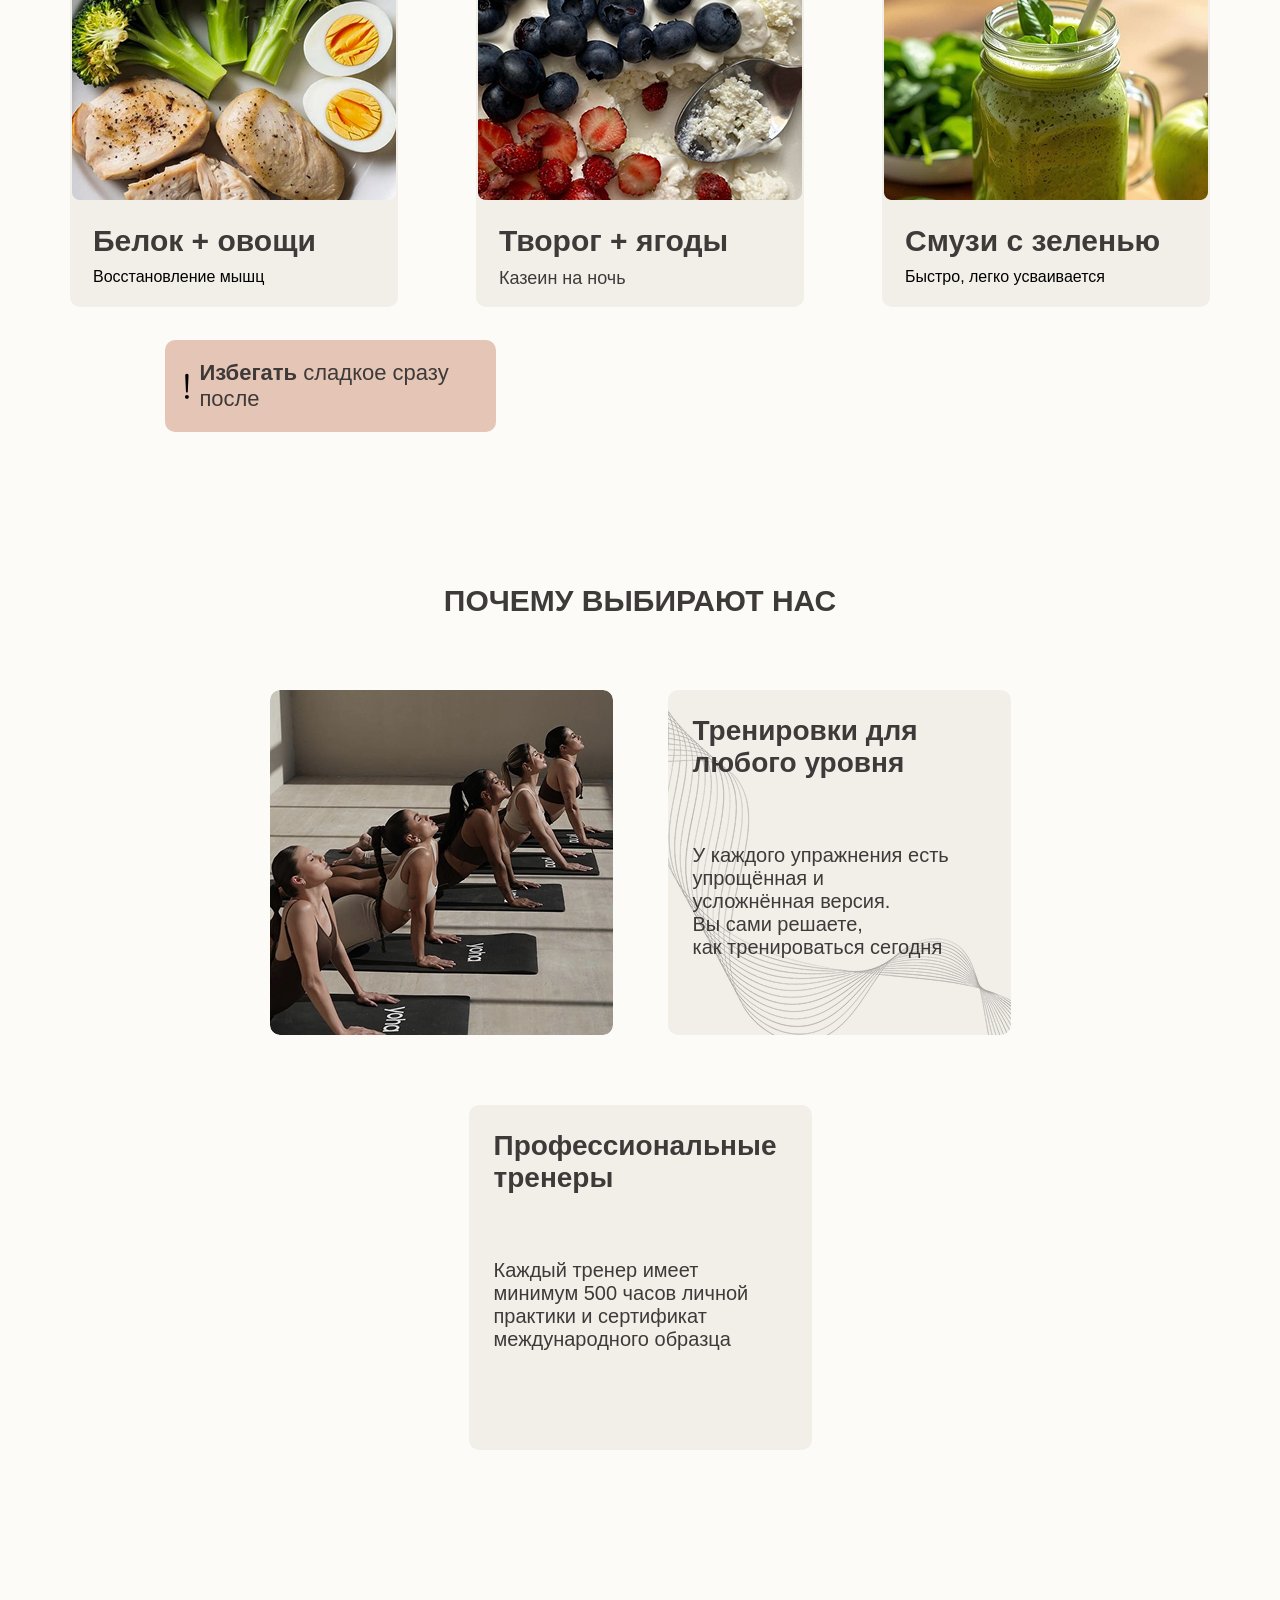
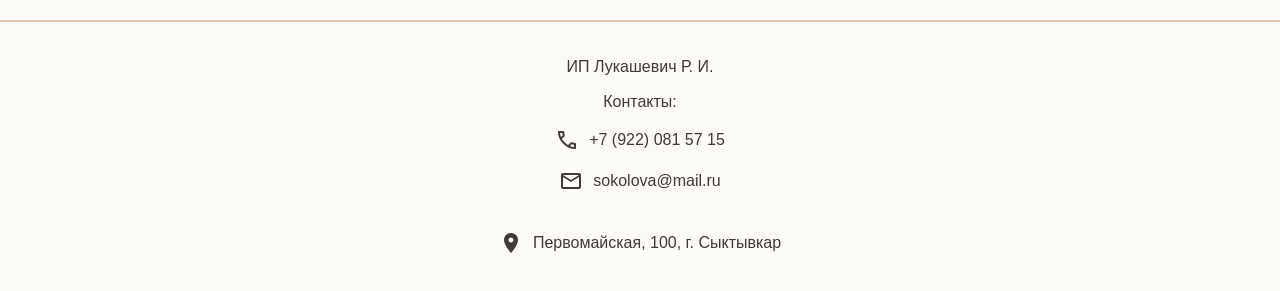
<file: main.html>
<!DOCTYPE html>
<html lang="en">

<head>
    <meta charset="UTF-8">
    <meta name="viewport" content="width=device-width, initial-scale=1.0">
    <title>Document</title>
    <link rel="stylesheet" href="css/style.css">
    <meta name="viewport" content="width=device-width, initial-scale=1.0">
</head>

<body>
    <header class="header">
        <div class="container">
            <div class="header__wrapper">
                <picture>
                    <img class="header__logo-big" src="images/header-logo.png" srcset="images/header-logo@2x.png 2x"
                        width="151" height="56" alt="логотип компании">
                    <img class="header__logo-mini" src="images/header-logo-mini.png"
                        srcset="images/header-logo-mini@2x.png 2x" width="24" height="56" alt="логотип компании">
                </picture>
                <nav class="header-nav">
                    <ul class="nav-list">
                        <li class="nav-list__item">
                            <a href="#video" class="nav-list__link">Видео</a>
                        </li>
                        <li class="nav-list__item">
                            <a href="#programms" class="nav-list__link">Список программ</a>
                        </li>
                        <li class="nav-list__item">
                            <a href="#shedule" class="nav-list__link">План</a>
                        </li>
                    </ul>
                </nav>
                <a href="sign-in.html" class="header-login__link">
                    Вход
                    <svg class="header__login-icon" width="24" height="24" aria-hidden="true">
                        <use xlink:href="images/sprite.svg#icon-login"></use>
                    </svg>
                </a>
            </div>
        </div>
    </header>
    <main>
        <section class="banner">
            <div class="container">
                <h1 class="banner__title">Kinēma</h1>
                <picture>
                    <img class="banner__img" src="images/image-banner.png" srcset="images/image-banner@2x.png 2x"
                        width="1037" height="554" alt="баннер компании">
                    <img class="banner__img-phone" src="images/image-banner-phone.png" srcset="images/image-banner-phone@2x.png 2x"
                        width="360" height="450" alt="баннер компании">
                </picture>
                <span class="banner__left-top">Укрепление мышечного корсета</span>
                <svg class="banner__top-left" width="260" height="33" aria-hidden="true">
                    <use xlink:href="images/sprite.svg#line-left-top"></use>
                </svg>
                <span class="banner__left-bottom">Снятие боли в спине</span>
                <svg class="banner__bottom-left" width="186" height="33" aria-hidden="true">
                    <use xlink:href="images/sprite.svg#line-left-bottom"></use>
                </svg>
                <span class="banner__right-top">Снижение стресса и кортизола</span>
                <svg class="banner__top-right" width="256" height="24" aria-hidden="true">
                    <use xlink:href="images/sprite.svg#line-right-top"></use>
                </svg>
                <span class="banner__right-bottom">Ускорение метаболизма</span>
                <svg class="banner__bottom-right" width="214" height="24" aria-hidden="true">
                    <use xlink:href="images/sprite.svg#line-right-bottom"></use>
                </svg>
                <a href="#programms" class="btn">Узнать больше</a>
            </div>
        </section>
        <section class="programms">
            <div class="container">
                <h2 class="programms__title" id="programms">Список программ</h2>
                <span class="programms__note">Твое тело — твой центр силы</span>
                <div class="programms__wrapper">
                    <div class="programms-card">
                        <picture>
                            <img class="programms-card__img" src="images/image-card-1.png"
                                srcset="images/image-card-1@2x.png 2x" width="300" height="390" alt="девушка с мячом">
                        </picture>
                        <span class="programms-card__days">14 дней</span>
                        <h3 class="programms-card__title">Pilates Basics</h3>
                        <span class="programms-card__text">Упражнения с&nbsp;резиной/кольцом для тонуса мышц</span>
                        <button class="btn btn--card">Записаться</button>
                    </div>
                    <div class="programms-card">
                        <picture>
                            <img class="programms-card__img" src="images/image-card-2.png"
                                srcset="images/image-card-2@2x.png 2x" width="300" height="390" alt="девушка в мостике">
                        </picture>
                        <span class="programms-card__days">21 день</span>
                        <h3 class="programms-card__title">Strength & Flow</h3>
                        <span class="programms-card__text">Освоение дыхания и положениe позвоночника</span>
                        <button class="btn btn--card">Записаться</button>
                    </div>
                    <div class="programms-card">
                        <picture>
                            <img class="programms-card__img" src="images/image-card-3.png"
                                srcset="images/image-card-3@2x.png 2x" width="300" height="390" alt="девушка на доске">
                        </picture>
                        <span class="programms-card__days">28 дней</span>
                        <h3 class="programms-card__title">Advanced Mat</h3>
                        <span class="programms-card__text">Контроль, баланс, динамическая связка</span>
                        <button class="btn btn--card">Записаться</button>
                    </div>
                </div>
            </div>
        </section>
        <section class="video">
            <div class="container">
                <h2 class="video__title" id="video">Видео курсы</h2>
                <span class="video__note">Занимайся с нами онлайн</span>
                <div class="video__wrapper">
                    <div class="video-card">
                        <picture>
                            <img class="video-card__img" src="images/image-video-1.png"
                                srcset="images/image-video-1@2x.png 2x" width="328" height="235"
                                alt="девушка в позе кошки">
                        </picture>
                        <div class="video-card__main">
                            <h3 class="video-card__title">Гибкая спина</h3>
                            <span class="video-card__text">Спина как у кошки:  грудной отдел за 12 мин</span>
                            <button class="btn btn--video btn--card">Смотреть</button>
                        </div>
                    </div>
                    <div class="video-card">
                        <picture>
                            <img class="video-card__img" src="images/image-video-2.png"
                                srcset="images/image-video-2@2x.png 2x" width="328" height="235"
                                alt="девушка держит ногу">
                        </picture>
                        <div class="video-card__main">
                            <h3 class="video-card__title">Ягодицы</h3>
                            <span class="video-card__text">Подъем ягодиц  без нагрузки на поясницу</span>
                            <button class="btn btn--video btn--card">Смотреть</button>
                        </div>
                    </div>
                    <div class="video-card">
                        <picture>
                            <img class="video-card__img" src="images/image-video-3.png"
                                srcset="images/image-video-3@2x.png 2x" width="328" height="235"
                                alt="девушка тянет ногу">
                        </picture>
                        <div class="video-card__main">
                            <h3 class="video-card__title">Стройные ноги</h3>
                            <span class="video-card__text">Бедра без накачки:  вытянутые линии за 2 недели</span>
                            <button class="btn btn--video btn--card">Смотреть</button>
                        </div>
                    </div>
                </div>
            </div>
        </section>
        <section class="shedule">
            <div class="container">
                <h2 class="shedule__title" id="shedule">Расписание тренировок</h2>
                <span class="shedule__note">Выбери подходящее время</span>
                <div class="shedule-main">
                    <div class="shedule__wrapper">
                        <span class="shedule__day">ПН</span>
                        <div class="shedule-lessons">
                            <div class="shedule-inner">
                                <span class="shedule-inner__time">10:00</span>
                                <span class="shedule-inner__text">Pilates Basics</span>
                            </div>
                            <div class="shedule-inner">
                                <span class="shedule-inner__time">13:00</span>
                                <span class="shedule-inner__text">Strength & Flow</span>
                            </div>
                            <div class="shedule-inner shedule-inner--noborder">
                                <span class="shedule-inner__time">16:00</span>
                                <span class="shedule-inner__text">Pilates Basics</span>
                            </div>
                        </div>
                    </div>
                    <div class="shedule__wrapper">
                        <span class="shedule__day">ВТ</span>
                        <div class="shedule-lessons">
                            <div class="shedule-inner">
                                <span class="shedule-inner__time">16:00</span>
                                <span class="shedule-inner__text">Advanced Mat</span>
                            </div>
                            <div class="shedule-inner">
                                <span class="shedule-inner__time">19:00</span>
                                <span class="shedule-inner__text">Strength & Flow</span>
                            </div>
                            <div class="shedule-inner shedule-inner--noborder">
                                <span class="shedule-inner__time">21:00</span>
                                <span class="shedule-inner__text">Pilates Basics</span>
                            </div>
                        </div>
                    </div>
                    <div class="shedule__wrapper">
                        <span class="shedule__day">СР</span>
                        <div class="shedule-lessons">
                            <div class="shedule-inner">
                                <span class="shedule-inner__time">10:00</span>
                                <span class="shedule-inner__text">Advanced Mat</span>
                            </div>
                            <div class="shedule-inner">
                                <span class="shedule-inner__time">13:00</span>
                                <span class="shedule-inner__text">Strength & Flow</span>
                            </div>
                            <div class="shedule-inner shedule-inner--noborder">
                                <span class="shedule-inner__time">16:00</span>
                                <span class="shedule-inner__text">Advanced Mat</span>
                            </div>
                        </div>
                    </div>
                    <div class="shedule__wrapper">
                        <span class="shedule__day">ЧТ</span>
                        <div class="shedule-lessons">
                            <div class="shedule-inner">
                                <span class="shedule-inner__time">16:00</span>
                                <span class="shedule-inner__text">Pilates Basics</span>
                            </div>
                            <div class="shedule-inner">
                                <span class="shedule-inner__time">19:00</span>
                                <span class="shedule-inner__text">Strength & Flow</span>
                            </div>
                            <div class="shedule-inner shedule-inner--noborder">
                                <span class="shedule-inner__time">21:00</span>
                                <span class="shedule-inner__text">Strength & Flow</span>
                            </div>
                        </div>
                    </div>
                    <div class="shedule__wrapper">
                        <span class="shedule__day">ПТ</span>
                        <div class="shedule-lessons">
                            <div class="shedule-inner">
                                <span class="shedule-inner__time">12:00</span>
                                <span class="shedule-inner__text">Pilates Basics</span>
                            </div>
                            <div class="shedule-inner">
                                <span class="shedule-inner__time">15:00</span>
                                <span class="shedule-inner__text">Strength & Flow</span>
                            </div>
                            <div class="shedule-inner shedule-inner--noborder">
                                <span class="shedule-inner__time">19:00</span>
                                <span class="shedule-inner__text">Pilates Basics</span>
                            </div>
                        </div>
                    </div>
                </div>
            </div>
        </section>
        <section class="recomendations">
            <div class="container">
                <h2 class="recomendations__title">Рекомендации по питанию</h2>
                <h3 class="recomendations__note">Еда до тренировки (за 60-90 минут)</h3>
                <div class="recomendations__wrapper">
                    <div class="recomendations-card">
                        <picture>
                            <img class="recomendations-card__img" src="images/image-food-1.png"
                                srcset="images/image-food-1@2x.png 2x" width="328" height="235" alt="тарелка с бананми">
                        </picture>
                        <div class="recomendations-card__main">
                            <h3 class="recomendations-card__title">Банан + орехи</h3>
                            <span class="text">Медленные углеводы + магний</span>
                        </div>
                    </div>
                    <div class="recomendations-card">
                        <picture>
                            <img class="recomendations-card__img" src="images/image-food-2.png"
                                srcset="images/image-food-2@2x.png 2x" width="328" height="235"
                                alt="тарелка с овсянкой">
                        </picture>
                        <div class="recomendations-card__main">
                            <h3 class="recomendations-card__title">Овсянка с ягодами</h3>
                            <span class="text">Без тяжести в животе <br>при скручиваниях</span>
                        </div>
                    </div>
                    <div class="recomendations-card">
                        <picture>
                            <img class="recomendations-card__img" src="images/image-food-3.png"
                                srcset="images/image-food-3@2x.png 2x" width="328" height="235" alt="тарелка с яйцом">
                        </picture>
                        <div class="recomendations-card__main">
                            <h3 class="recomendations-card__title">Яйцо + авокадо</h3>
                            <span class="text">Лёгкий белок <br>для восстановления</span>
                        </div>
                    </div>
                </div>
                <div class="avoid">
                    <svg class="avoid__icon" width="5" height="29" aria-hidden="true">
                        <use xlink:href="images/sprite.svg#icon-avoid"></use>
                    </svg>
                    <p class="avoid__text"><b>Избегать:</b> жирное, жареное, газированное</p>
                </div>
                <h3 class="recomendations__note recomendations__note--after">Еда после тренировки (в течение 60 мин)
                </h3>
                <div class="recomendations__wrapper">
                    <div class="recomendations-card">
                        <picture>
                            <img class="recomendations-card__img" src="images/image-food-4.png"
                                srcset="images/image-food4@2x.png 2x" width="328" height="235" alt="тарелка с овощами">
                        </picture>
                        <div class="recomendations-card__main">
                            <h3 class="recomendations-card__title">Белок + овощи</h3>
                            <span class="text">Восстановление мышц</span>
                        </div>
                    </div>
                    <div class="recomendations-card">
                        <picture>
                            <img class="recomendations-card__img" src="images/image-food-5.png"
                                srcset="images/image-food-5@2x.png 2x" width="328" height="235"
                                alt="тарелка с творогом">
                        </picture>
                        <div class="recomendations-card__main">
                            <h3 class="recomendations-card__title">Творог + ягоды</h3>
                            <span class="recomendations-card__text">Казеин на ночь</span>
                        </div>
                    </div>
                    <div class="recomendations-card">
                        <picture>
                            <img class="recomendations-card__img" src="images/image-food-6.png"
                                srcset="images/image-food-6@2x.png 2x" width="328" height="235" alt="тарелка с зеленью">
                        </picture>
                        <div class="recomendations-card__main">
                            <h3 class="recomendations-card__title">Смузи с зеленью</h3>
                            <span class="text">Быстро, легко усваивается</span>
                        </div>
                    </div>
                </div>
                <div class="avoid avoid--mini">
                    <svg class="avoid__icon" width="5" height="29" aria-hidden="true">
                        <use xlink:href="images/sprite.svg#icon-avoid"></use>
                    </svg>
                    <p class="avoid__text"><b>Избегать</b> сладкое сразу после</p>
                </div>
            </div>
        </section>
        <section class="whypick">
            <div class="container">
                <h2 class="whypick__title">Почему выбирают нас</h2>
                <div class="whypick__wrapper">
                    <picture>
                        <img class="whypick__img" src="images/whypick-1.png" srcset="images/whypick-1@2x.png 2x"
                            width="343" height="345" alt="тарелка с творогом">
                    </picture>
                    <div class="whypick-card whypick-card--uzor">
                        <picture>
                            <img class="whypick-card-yzor__img" src="images/image-yzor1.png"
                                srcset="images/image-uzor1@2x.png 2x" alt="узор">
                        </picture>
                        <!-- <div class="whypick-card__main"> -->
                        <h3 class="whypick-card__title">Тренировки для любого уровня</h3>
                        <span class="whypick-card__text">У каждого упражнения есть <br>упрощённая и <br>усложнённая
                            версия. <br>Вы сами решаете, <br>как тренироваться сегодня</span>
                        <!-- </div> -->
                    </div>
                    <div class="whypick-card">
                        <div class="whypick-card__main">
                            <h3 class="whypick-card__title">Профессиональные тренеры</h3>
                            <span class="whypick-card__text">Каждый тренер имеет минимум 500 часов личной
                                практики и сертификат международного образца</span>
                        </div>
                    </div>
                </div>
            </div>
        </section>
        <footer class="footer">
            <div class="container">
                <div class="footer__wrapper">
                    <span class="footer__ip">ИП Лукашевич Р. И.</span>
                    <span class="footer__text">Контакты:</span>
                    <div class="footer-contacts">
                        <svg width="24" height="24" aria-hidden="true">
                            <use xlink:href="images/sprite.svg#icon-phone"></use>
                        </svg>
                        <a href="tel:+79220815715" class="footer-contacts__link">+7 (922) 081 57 15</a>
                    </div>
                    <div class="footer-contacts">
                        <svg width="24" height="24" aria-hidden="true">
                            <use xlink:href="images/sprite.svg#icon-email"></use>
                        </svg>
                        <a href="mailto:sokolova@mail.ru" class="footer-contacts__link">sokolova@mail.ru</a>
                    </div>
                </div>
                <div class="footer-location">
                    <svg width="24" height="24" aria-hidden="true">
                        <use xlink:href="images/sprite.svg#icon-location"></use>
                    </svg>
                    <span class="footer-location__text">Первомайская, 100, г. Сыктывкар</span>
                </div>
            </div>
        </footer>
    </main>
</body>

</html>
</file>
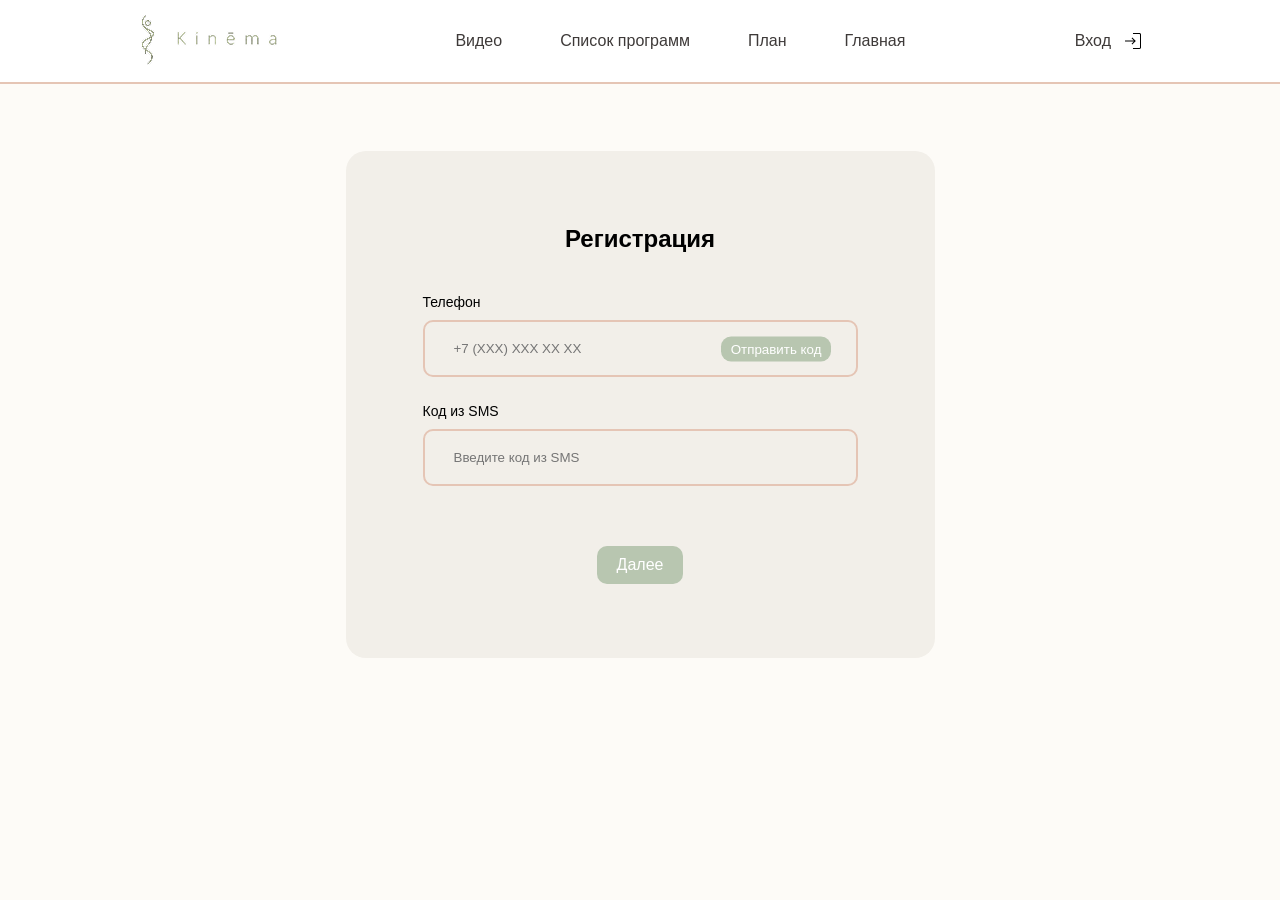
<file: registration-cod.html>
<!DOCTYPE html>
<html lang="en">

<head>
    <meta charset="UTF-8">
    <meta name="viewport" content="width=device-width, initial-scale=1.0">
    <link rel="stylesheet" href="css/style.css">
    <title>Document</title>
</head>

<body>
    <header class="header">
        <div class="container">
            <div class="header__wrapper">
                <picture>
                    <img class="header__logo-big" src="images/header-logo.png" srcset="images/header-logo@2x.png 2x"
                        width="151" height="56" alt="логотип компании">
                    <img class="header__logo-mini" src="images/header-logo-mini.png"
                        srcset="images/header-logo-mini@2x.png 2x" width="24" height="56" alt="логотип компании">
                </picture>
                <nav class="header-nav">
                    <ul class="nav-list">
                        <li class="nav-list__item">
                            <a href="#video" class="nav-list__link">Видео</a>
                        </li>
                        <li class="nav-list__item">
                            <a href="#programms" class="nav-list__link">Список программ</a>
                        </li>
                        <li class="nav-list__item">
                            <a href="#shedule" class="nav-list__link">План</a>
                        </li>
                        <li class="nav-list__item">
                            <a href="index.html" class="nav-list__link">Главная</a>
                        </li>
                    </ul>
                </nav>
                <a href="#" class="header-login__link">
                    Вход
                    <svg class="header__login-icon" width="24" height="24" aria-hidden="true">
                        <use xlink:href="images/sprite.svg#icon-login"></use>
                    </svg>
                </a>
            </div>
        </div>
    </header>
    <section class="registration-cod">
        <div class="container">
            <div class="registration-cod__wrapper">
                <h3 class="registration-cod__title">Регистрация</h3>
                <form action="#" method="post" class="registration-cod__form">
                    <div class="custom-input">
                        <input type="text" class="custom-input__field" id="text-phone" placeholder="+7 (XXX) XXX XX XX">
                        <label for="text-phone" class="custom-input__label">Телефон</label>
                        <button class="custom-input__send">Отправить код</button>
                    </div>
                    <div class="custom-input">
                        <input type="text" class="custom-input__field" placeholder="Введите код из SMS" id="text-code">
                        <label for="text-code" class="custom-input__label">Код из SMS</label>
                    </div>
                </form>
                <a href="registration.html" class="registration-cod__link">Далее</a>
            </div>
        </div>
    </section>
</body>

</html>
</file>
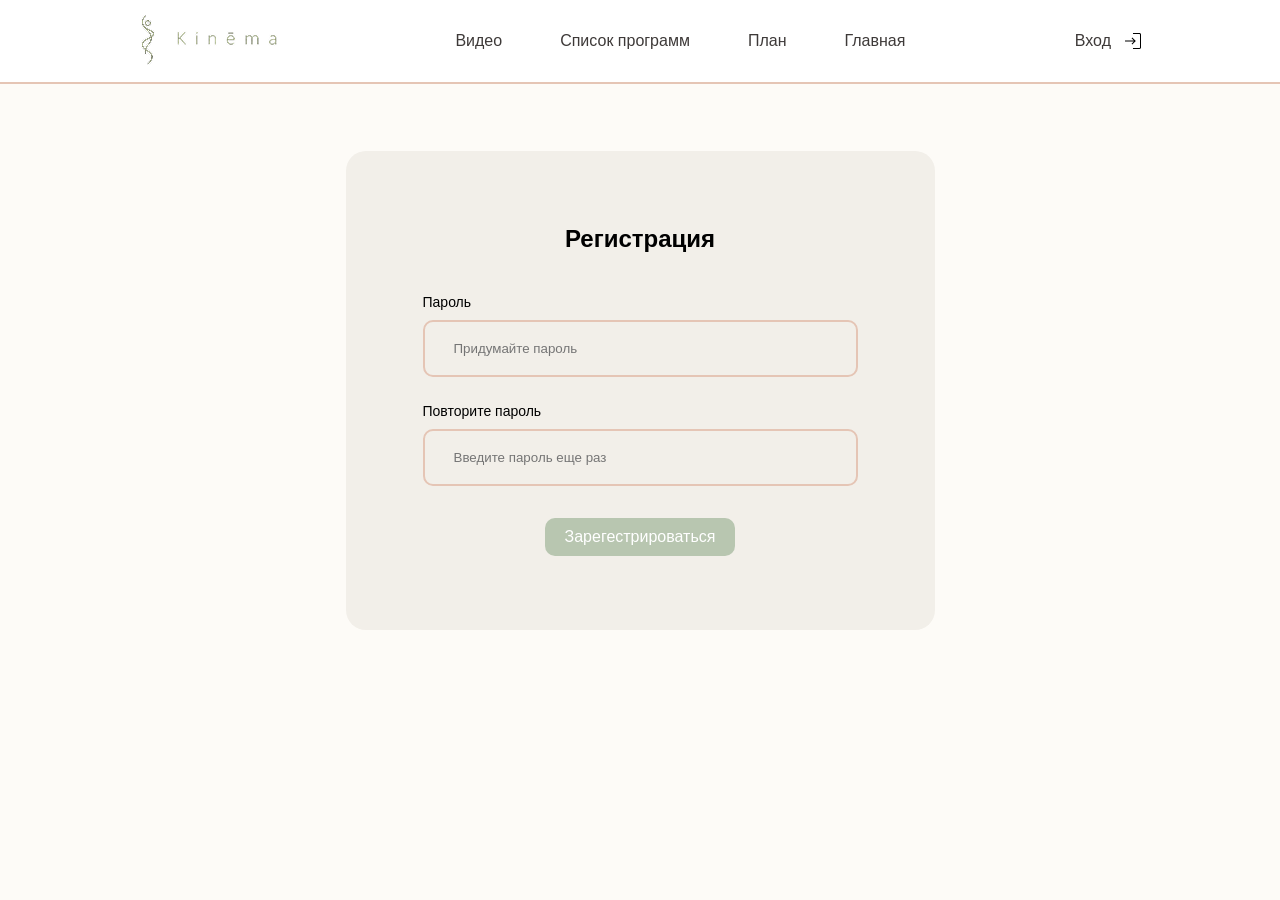
<file: registration.html>
<!DOCTYPE html>
<html lang="en">

<head>
    <meta charset="UTF-8">
    <meta name="viewport" content="width=device-width, initial-scale=1.0">
    <link rel="stylesheet" href="css/style.css">
    <title>Document</title>
</head>

<body>
    <header class="header">
        <div class="container">
            <div class="header__wrapper">
                <picture>
                    <img class="header__logo-big" src="images/header-logo.png" srcset="images/header-logo@2x.png 2x"
                        width="151" height="56" alt="логотип компании">
                    <img class="header__logo-mini" src="images/header-logo-mini.png"
                        srcset="images/header-logo-mini@2x.png 2x" width="24" height="56" alt="логотип компании">
                </picture>
                <nav class="header-nav">
                    <ul class="nav-list">
                        <li class="nav-list__item">
                            <a href="#video" class="nav-list__link">Видео</a>
                        </li>
                        <li class="nav-list__item">
                            <a href="#programms" class="nav-list__link">Список программ</a>
                        </li>
                        <li class="nav-list__item">
                            <a href="#shedule" class="nav-list__link">План</a>
                        </li>
                        <li class="nav-list__item">
                            <a href="index.html" class="nav-list__link">Главная</a>
                        </li>
                    </ul>
                </nav>
                <a href="#" class="header-login__link">
                    Вход
                    <svg class="header__login-icon" width="24" height="24" aria-hidden="true">
                        <use xlink:href="images/sprite.svg#icon-login"></use>
                    </svg>
                </a>
            </div>
        </div>
    </header>
    <section class="sign-in">
        <div class="container">
            <div class="sign-in__wrapper">
                <h3 class="sign-in__title">Регистрация</h3>
                <form action="#" method="post" class="sign-in__form">
                    <div class="custom-input">
                        <input type="text" class="custom-input__field" id="text-phone" placeholder="Придумайте пароль">
                        <label for="text-phone" class="custom-input__label">Пароль</label>
                    </div>
                    <div class="custom-input">
                        <input type="password" class="custom-input__field" placeholder="Введите пароль еще раз" id="text-code">
                        <label for="text-code" class="custom-input__label">Повторите пароль</label>
                    </div>
                </form>
                <a href="account.html" class="sign-in__link">Зарегестрироваться</a>
            </div>
        </div>
    </section>
</body>

</html>
</file>
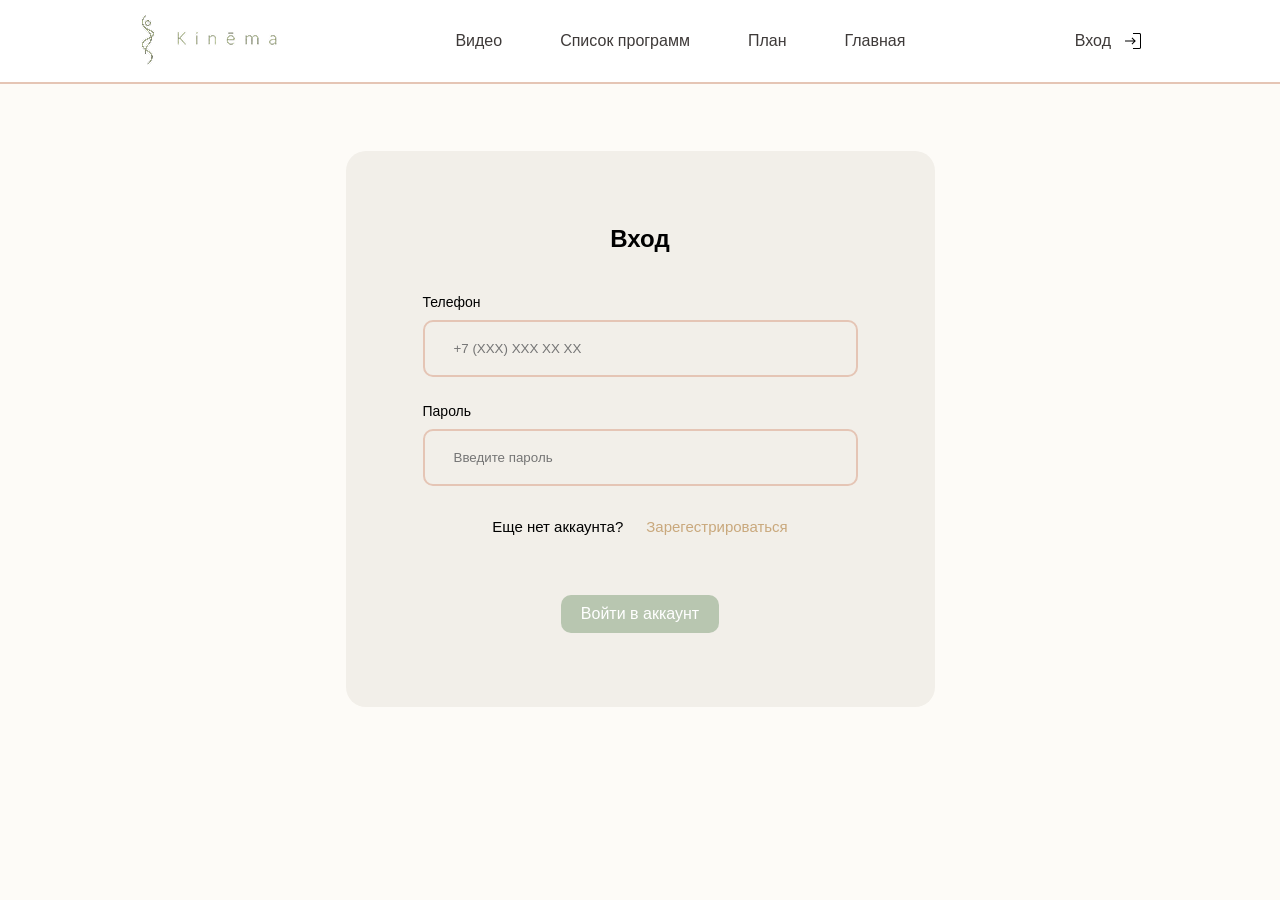
<file: sign-in.html>
<!DOCTYPE html>
<html lang="en">

<head>
    <meta charset="UTF-8">
    <meta name="viewport" content="width=device-width, initial-scale=1.0">
    <link rel="stylesheet" href="css/style.css">
    <title>Document</title>
</head>

<body>
    <header class="header">
        <div class="container">
            <div class="header__wrapper">
                <picture>
                    <img class="header__logo-big" src="images/header-logo.png" srcset="images/header-logo@2x.png 2x"
                        width="151" height="56" alt="логотип компании">
                    <img class="header__logo-mini" src="images/header-logo-mini.png"
                        srcset="images/header-logo-mini@2x.png 2x" width="24" height="56" alt="логотип компании">
                </picture>
                <nav class="header-nav">
                    <ul class="nav-list">
                        <li class="nav-list__item">
                            <a href="#video" class="nav-list__link">Видео</a>
                        </li>
                        <li class="nav-list__item">
                            <a href="#programms" class="nav-list__link">Список программ</a>
                        </li>
                        <li class="nav-list__item">
                            <a href="#shedule" class="nav-list__link">План</a>
                        </li>
                        <li class="nav-list__item">
                            <a href="index.html" class="nav-list__link">Главная</a>
                        </li>
                    </ul>
                </nav>
                <a href="#" class="header-login__link">
                    Вход
                    <svg class="header__login-icon" width="24" height="24" aria-hidden="true">
                        <use xlink:href="images/sprite.svg#icon-login"></use>
                    </svg>
                </a>
            </div>
        </div>
    </header>
    <section class="sign-in">
        <div class="container">
            <div class="sign-in__wrapper">
                <h3 class="sign-in__title">Вход</h3>
                <form action="#" method="post" class="sign-in__form">
                    <div class="custom-input">
                        <input type="text" class="custom-input__field" id="text-phone" placeholder="+7 (XXX) XXX XX XX">
                        <label for="text-phone" class="custom-input__label">Телефон</label>
                    </div>
                    <div class="custom-input">
                        <input type="password" class="custom-input__field" placeholder="Введите пароль" id="text-code">
                        <label for="text-code" class="custom-input__label">Пароль</label>
                    </div>
                </form>
                <div class="sign-in__noacc">
                    <span class="sign-in__question">Еще нет аккаунта?</span>
                    <a href="registration-cod.html" class="sign-in__reg">Зарегестрироваться</a>
                </div>
                <a href="account.html" class="sign-in__link">Войти в аккаунт</a>
            </div>
        </div>
    </section>
</body>

</html>
</file>
<file: css/style.css>
@import "../css/global/reboot.css";
@import "../css/global/container.css";
@import "../css/global/ksu.css";

@import "../css/blocks/header.css";
@import "../css/blocks/nav-list.css";
@import "../css/blocks/banner.css";
@import "../css/blocks/btn.css";
@import "../css/blocks/programms.css";
@import "../css/blocks/video.css";
@import "../css/blocks/recomendations.css";
@import "../css/blocks/avoid.css";
@import "../css/blocks/shedule.css";
@import "../css/blocks/whypick.css";
@import "../css/blocks/footer.css";
@import "../css/blocks/sign-in.css";
@import "../css/blocks/account-main.css";
@import "../css/blocks/activity.css";
@import "../css/blocks/registration.css";
@import "../css/blocks/registration-cod.css";
@import "../css/blocks/activities.css";
@import "../css/blocks/goals.css";
@import "../css/blocks/goal-and-progress.css";
@import "../css/blocks/progress.css";
</file>
